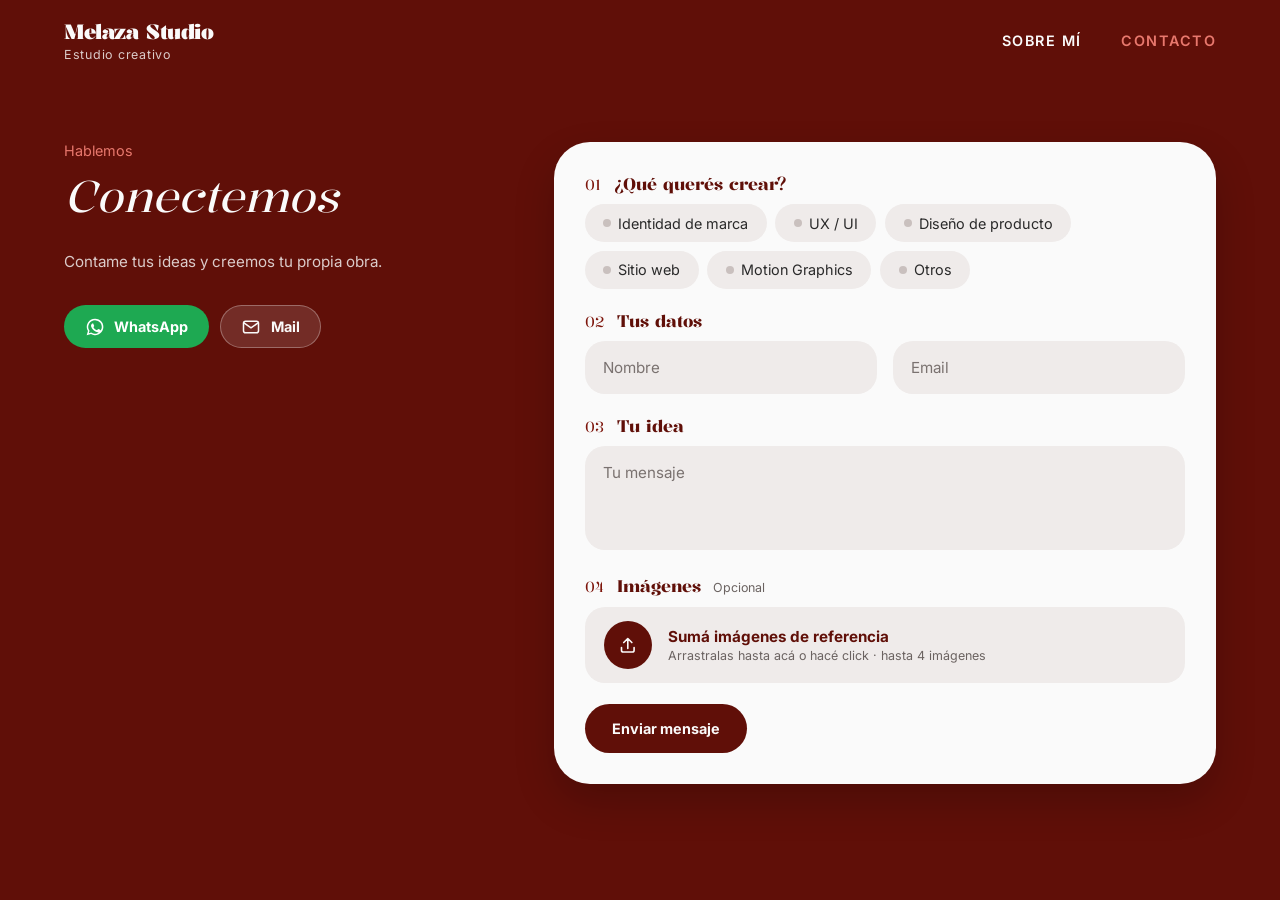
<file: contacto.html>
<!DOCTYPE html>
<html lang="es">
<head>
  <meta charset="UTF-8">
  <meta name="viewport" content="width=device-width, initial-scale=1.0">
  <title>Contacto — Melaza Studio</title>
  <link rel="icon" type="image/png" href="favicon-claro.png" media="(prefers-color-scheme: light)">
  <link rel="icon" type="image/png" href="favicon-oscuro.png" media="(prefers-color-scheme: dark)">
  <link rel="apple-touch-icon" href="apple-touch-icon.png">
  <link rel="preconnect" href="https://fonts.googleapis.com">
  <link rel="preconnect" href="https://fonts.gstatic.com" crossorigin>
  <link href="https://fonts.googleapis.com/css2?family=Inter:ital,wght@0,400;0,600;0,700;1,400;1,700&family=Kalnia:ital,wght@0,400;0,600;0,700;1,400;1,600;1,700&display=swap" rel="stylesheet">
  <link rel="stylesheet" href="tokens.css">
  <link rel="stylesheet" href="pagina.css">
  <style>
    /* ==========================================================================
       CONTACTO — formulario en tarjeta blanca sobre la banda roja
       Cuatro pasos numerados (como los títulos de sección del resto del sitio),
       campos rellenos sin bordes y zona para sumar imágenes de referencia.
       ========================================================================== */
    /* Toda la página es roja: la banda se funde con el fondo y la cabecera pasa a blanco */
    html, body { background: var(--primary); }
    .brand .logo, .brand .tagline { color: var(--paper); }
    nav a { color: var(--paper); }
    nav a[aria-current="page"] { color: var(--sel); }
    main { padding-left: 0; }
    /* Grilla de 12 columnas (ver tokens.css): el texto ocupa las columnas 1-4 y el formulario las 6-12 */
    .band { background: transparent; border-radius: 0; animation: none; display: grid; grid-template-columns: repeat(12, minmax(0, 1fr)); column-gap: var(--grid-gutter); align-items: start; width: min(var(--grid-max), 100% - 2 * var(--grid-margin)); margin-inline: auto; padding: 4vh 0 7vh; min-height: 0; }
    /* Columna de texto con ancho fijo y título proporcional: el texto nunca invade al formulario */
    .band .head { grid-column: 1 / span 4; position: sticky; top: calc(var(--header-h) + 4vh); width: auto; }
    .band .head p { max-width: none; text-wrap: balance; }
    .cp-direct { margin-top: 2rem; display: flex; flex-direction: row; flex-wrap: nowrap; align-items: center; gap: .7rem; }
    .cp-btn { display: inline-flex; align-items: center; gap: .6rem; padding: .7rem 1.3rem; border-radius: 999px; background: rgba(250,250,250,.12); color: var(--paper); font: 600 var(--fs-small) var(--font-body); text-decoration: none; box-shadow: inset 0 0 0 1px rgba(250,250,250,.3); transition: background .3s, color .3s, transform .3s cubic-bezier(.2,.8,.2,1); }
    .cp-btn svg { flex: none; }
    .cp-btn.wa { background: #1EA952; box-shadow: none; color: #fff; }
    .cp-btn.wa:hover, .cp-btn.wa:focus-visible { background: #25C560; color: #fff; }
    .cp-btn:hover, .cp-btn:focus-visible { background: var(--paper); color: var(--primary); transform: translateY(-2px); outline: none; }
    .band .head h1 { font-size: var(--fs-h2); overflow-wrap: anywhere; }
    .cp-form { grid-column: 6 / span 7; min-width: 0; position: relative; background: var(--paper); color: #1b1b1b; border-radius: var(--r-xl); padding: clamp(1.3rem, 2.4vw, 2.2rem); box-shadow: 0 18px 40px rgba(0,0,0,.2); display: flex; flex-direction: column; gap: 1.3rem; }
    .cp-sec { display: flex; align-items: baseline; gap: .8rem; margin-bottom: -.7rem; }
    .cp-n { font-family: var(--font-title); font-size: var(--fs-small); color: var(--primary-hover); }
    .cp-sec h2 { font-family: var(--font-title); font-weight: 600; font-size: var(--fs-lead); color: var(--primary); }
    .cp-sec small { font-size: var(--fs-caption); color: #6b6361; }

    /* Opciones (pastillas) */
    .cp-chips { border: 0; display: flex; flex-wrap: wrap; gap: .55rem; }
    .cp-chip { cursor: pointer; }
    .cp-chip input { position: absolute; opacity: 0; pointer-events: none; }
    .cp-chip span { display: inline-flex; align-items: center; gap: .45rem; padding: .65rem 1.15rem; border-radius: 999px; background: #EFEBEA; color: #2a2a2a; font-size: var(--fs-small); transition: background .25s, color .25s, transform .25s; }
    .cp-chip span::before { content: ""; width: .5rem; height: .5rem; border-radius: 50%; background: #C9C0BE; transition: background .25s; }
    .cp-chip:hover span { background: #E4DDDB; }
    .cp-chip input:checked + span { background: var(--primary); color: var(--paper); transform: translateY(-1px); }
    .cp-chip input:checked + span::before { background: var(--sel); }
    .cp-chip input:focus-visible + span { outline: 2px solid var(--sel); outline-offset: 2px; }

    /* Campos con etiqueta flotante */
    .cp-row { display: grid; grid-template-columns: 1fr 1fr; gap: 1rem; }
    .cp-f { position: relative; display: block; min-width: 0; }
    .cp-f input, .cp-f textarea { width: 100%; font: 400 var(--fs-body) var(--font-body); color: #1b1b1b; background: #EFEBEA; border: 0; border-radius: var(--r-md); padding: 1.5rem 1.15rem .6rem; outline: none; resize: none; transition: background .25s, box-shadow .25s; }
    .cp-f textarea { min-height: 6.5rem; }
    .cp-f > span { position: absolute; left: 1.15rem; top: 1.05rem; font-size: var(--fs-body); color: #7a7270; pointer-events: none; transition: transform .2s ease, font-size .2s ease, color .2s ease; transform-origin: left top; }
    .cp-f input:focus + span, .cp-f input:not(:placeholder-shown) + span,
    .cp-f textarea:focus + span, .cp-f textarea:not(:placeholder-shown) + span { transform: translateY(-.62rem); font-size: var(--fs-micro); color: var(--primary-hover); }
    .cp-f input:hover, .cp-f textarea:hover { background: #E8E2E0; }
    .cp-f input:focus, .cp-f textarea:focus { background: #fff; box-shadow: 0 0 0 3px rgba(96,15,8,.35); }

    /* Zona de imágenes */
    .cp-drop { display: flex; align-items: center; gap: 1rem; padding: .9rem 1.2rem; border-radius: var(--r-md); background: #EFEBEA; cursor: pointer; transition: background .25s, box-shadow .25s; }
    .cp-drop:hover, .cp-drop.over, .cp-drop:focus-within { background: #E8E2E0; }
    .cp-drop.over { box-shadow: 0 0 0 3px rgba(96,15,8,.35); }
    .cp-drop input { position: absolute; width: 1px; height: 1px; opacity: 0; }
    .cp-drop .ico { flex: none; width: 3rem; height: 3rem; border-radius: 50%; background: var(--primary); color: var(--paper); display: grid; place-items: center; }
    .cp-drop .ico svg { width: 1.35rem; height: 1.35rem; }
    .cp-drop b { display: block; font-size: var(--fs-body); color: var(--primary); }
    .cp-drop em { display: block; font-style: normal; font-size: var(--fs-caption); color: #6b6361; margin-top: .15rem; }
    .cp-thumbs { list-style: none; display: flex; flex-wrap: wrap; gap: .7rem; margin-top: -.5rem; }
    .cp-thumbs:empty { display: none; }
    .cp-thumbs li { position: relative; width: 84px; height: 84px; border-radius: var(--r-md); overflow: hidden; background: #EFEBEA; }
    .cp-thumbs img { width: 100%; height: 100%; object-fit: cover; display: block; }
    .cp-thumbs button { position: absolute; top: 5px; right: 5px; width: 24px; height: 24px; border: 0; border-radius: 50%; background: rgba(27,27,27,.78); color: #fff; font-size: var(--fs-small); line-height: var(--lh-display); cursor: pointer; display: grid; place-items: center; transition: background .2s; }
    .cp-thumbs button:hover, .cp-thumbs button:focus-visible { background: var(--primary); outline: none; }

    /* Envío */
    .cp-foot { display: flex; align-items: center; gap: 1.2rem; flex-wrap: wrap; }
    .cp-send { display: inline-flex; align-items: center; gap: .8rem; font: 600 var(--fs-small) var(--font-body); color: var(--paper); background: var(--primary); border: 0; border-radius: 999px; padding: 1rem 1.7rem; cursor: pointer; transition: background .3s, transform .3s cubic-bezier(.2,.8,.2,1); }
    .cp-send:hover, .cp-send:focus-visible { background: var(--primary-hover); transform: translateY(-2px); outline: none; }
    .cp-send:disabled { opacity: .6; cursor: progress; transform: none; }
    .cp-msg { flex: 1; min-width: 12ch; min-height: 1.2em; font-size: var(--fs-small); line-height: var(--lh-body); color: var(--primary-hover); }
    .cp-msg.ok { padding: .85rem 1.1rem; border-radius: var(--r-sm); background: #EFEBEA; box-shadow: inset 0 0 0 1.5px var(--primary); color: var(--primary); font-weight: 600; }
    .cp-msg.err { display: flex; gap: .7rem; align-items: flex-start; padding: .9rem 1.1rem; border-radius: var(--r-sm); background: #FDECEA; box-shadow: inset 0 0 0 2px #B3261E; color: #7A0F08; font-weight: 700; }
    .cp-msg.err::before { content: "!"; flex: none; width: 1.35rem; height: 1.35rem; border-radius: 50%; background: #B3261E; color: #fff; font-size: .85rem; line-height: 1.35rem; text-align: center; }
    .cp-msg:empty { display: none; }   /* sin texto no hay caja (antes quedaba un recuadro vacío tras enviar y volver a escribir) */
    .cp-msg.shake { animation: shake .45s ease; }
    @keyframes shake { 20%, 60% { transform: translateX(-6px); } 40%, 80% { transform: translateX(6px); } }
    .ct-honey { position: absolute; left: -9999px; width: 1px; height: 1px; opacity: 0; }

    /* Mensaje de gracias */
    .cp-thanks { display: none; flex-direction: column; align-items: flex-start; gap: 1rem; padding: clamp(1rem, 3vw, 2rem) 0; }
    .cp-thanks .tick { width: 3.4rem; height: 3.4rem; border-radius: 50%; background: var(--primary); color: var(--paper); display: grid; place-items: center; }
    .cp-thanks h2 { font-family: var(--font-title); font-style: italic; font-weight: 400; font-size: var(--fs-h2); color: var(--primary); line-height: var(--lh-tight); }
    .cp-thanks p { font-size: var(--fs-body); line-height: var(--lh-body); color: #2a2a2a; max-width: 38ch; }
    .cp-thanks button { font: 600 var(--fs-small) var(--font-body); color: var(--primary); background: rgba(96,15,8,.09); border: 0; border-radius: 999px; padding: .85rem 1.5rem; cursor: pointer; transition: background .3s; }
    .cp-thanks button:hover, .cp-thanks button:focus-visible { background: rgba(96,15,8,.17); outline: none; }
    .cp-form.sent > :not(.cp-thanks) { display: none; }
    .cp-form.sent .cp-thanks { display: flex; }

    @media (max-width: 900px), (max-aspect-ratio: 1/1) {
      .band { display: flex; flex-direction: column; gap: 2rem; width: calc(100% - 3rem); padding: 4vh 0 6vh; }
      .band .head { position: static; width: 100%; }
      .cp-form { width: 100%; border-radius: var(--r-lg); }
    }
    @media (max-width: 560px) { .cp-row { grid-template-columns: 1fr; } }
  </style>
</head>
<body data-grid class="narrow">
  <header>
    <a class="brand" href="index.html"><span class="logo">Melaza Studio</span><span class="tagline">Estudio creativo</span></a>
    <nav>
      <ul>
        <li><a href="sobre-mi.html">Sobre mí</a></li>
        <li><a href="contacto.html" aria-current="page">Contacto</a></li>
      </ul>
    </nav>
  </header>

  <main>
    <section class="band">
      <div class="head rise" style="--d:.35s">
        <span class="label">Hablemos</span>
        <h1>Conectemos</h1>
        <p>Contame tus ideas y creemos tu propia obra.</p>
        <!-- Canales directos (el mail sale de CONTACT_EMAIL en proyectos.js) -->
        <div class="cp-direct" role="group" aria-label="Escribime directo">
          <a class="cp-btn wa" id="cp-wa" href="#" target="_blank" rel="noopener"><svg class="wa" viewBox="0 0 24 24" width="20" height="20" fill="currentColor" aria-hidden="true"><path d="M12.04 2a9.9 9.9 0 0 0-8.5 14.93L2 22l5.2-1.5A9.9 9.9 0 1 0 12.04 2zm0 1.8a8.1 8.1 0 1 1-4.2 15.04l-.3-.18-3 .87.9-2.92-.2-.3A8.1 8.1 0 0 1 12.04 3.8zm-3.1 4.1c-.2 0-.5.07-.75.35-.25.28-.97.95-.97 2.3s1 2.7 1.13 2.88c.14.18 1.93 3.07 4.77 4.18 2.36.93 2.84.75 3.35.7.51-.05 1.65-.67 1.88-1.32.23-.65.23-1.2.16-1.32-.07-.12-.25-.18-.53-.32-.28-.14-1.65-.82-1.9-.91-.26-.09-.44-.14-.63.14-.18.28-.72.9-.88 1.09-.16.18-.32.2-.6.07-.28-.14-1.18-.44-2.25-1.4-.83-.74-1.39-1.65-1.55-1.93-.16-.28-.02-.43.12-.57.13-.12.28-.32.42-.49.14-.16.18-.28.28-.46.09-.19.05-.35-.02-.49-.07-.14-.63-1.5-.86-2.06-.22-.54-.45-.46-.63-.47h-.54z"/></svg><b>WhatsApp</b></a>
          <a class="cp-btn" id="cp-mail" href="#"><svg viewBox="0 0 24 24" width="20" height="20" fill="none" stroke="currentColor" stroke-width="1.8" stroke-linecap="round" stroke-linejoin="round" aria-hidden="true"><rect x="3" y="5" width="18" height="14" rx="2.5"/><path d="M3.5 7l8.5 6 8.5-6"/></svg><b>Mail</b></a>
        </div>
      </div>
      <form id="ct-form" class="cp-form rise" style="--d:.5s" novalidate>
        <div class="cp-sec"><span class="cp-n">01</span><h2>¿Qué querés crear?</h2></div>
        <fieldset class="cp-chips" id="cp-chips"></fieldset>

        <div class="cp-sec"><span class="cp-n">02</span><h2>Tus datos</h2></div>
        <div class="cp-row">
          <label class="cp-f"><input name="nombre" type="text" autocomplete="name" placeholder=" " required><span>Nombre</span></label>
          <label class="cp-f"><input name="email" type="email" autocomplete="email" placeholder=" " required><span>Email</span></label>
        </div>

        <div class="cp-sec"><span class="cp-n">03</span><h2>Tu idea</h2></div>
        <label class="cp-f"><textarea name="mensaje" rows="3" placeholder=" " required></textarea><span>Tu mensaje</span></label>

        <div class="cp-sec"><span class="cp-n">04</span><h2>Imágenes</h2><small>Opcional</small></div>
        <label class="cp-drop" id="cp-drop">
          <input type="file" id="cp-file" accept="image/*" multiple>
          <span class="ico" aria-hidden="true"><svg viewBox="0 0 24 24" fill="none" stroke="currentColor" stroke-width="1.8" stroke-linecap="round" stroke-linejoin="round"><path d="M12 16V5M7.5 9.5L12 5l4.5 4.5"/><path d="M5 15v3a2 2 0 002 2h10a2 2 0 002-2v-3"/></svg></span>
          <span><b>Sumá imágenes de referencia</b><em>Arrastralas hasta acá o hacé click · hasta 4 imágenes</em></span>
        </label>
        <ul class="cp-thumbs" id="cp-thumbs" aria-label="Imágenes agregadas"></ul>

        <input class="ct-honey" type="text" name="_honey" tabindex="-1" autocomplete="off" aria-hidden="true">
        <div class="cp-foot">
          <button class="cp-send" type="submit"><b>Enviar mensaje</b></button>
          <p class="cp-msg" role="status" aria-live="polite"></p>
        </div>

        <div class="cp-thanks" role="status">
          <span class="tick" aria-hidden="true"><svg width="24" height="24" viewBox="0 0 24 24" fill="none" stroke="currentColor" stroke-width="2.2" stroke-linecap="round" stroke-linejoin="round"><path d="M5 12.5l4.5 4.5L19 7.5"/></svg></span>
          <h2>¡Gracias por escribir!</h2>
          <p>Recibí tu mensaje y te respondo pronto.</p>
          <button type="button" id="cp-again">Enviar otro mensaje</button>
        </div>
      </form>
    </section>
  </main>

  <!-- CONTACT_EMAIL y el envío del formulario se definen en proyectos.js -->
  <script src="proyectos.js"></script>
  <script>
    const ctForm = document.getElementById('ct-form');
    const mailA = document.getElementById('cp-mail');
    mailA.href = 'mailto:' + CONTACT_EMAIL + '?subject=' + encodeURIComponent('Consulta desde el portfolio');
    const waA = document.getElementById('cp-wa'); waA.href = whatsappURL('Hola Melina, te escribo desde tu portfolio.'); waA.title = CONTACT_WHATSAPP_LABEL;
    ctForm.addEventListener('submit', (e) => { e.preventDefault(); enviarContacto(ctForm); });

    // Opciones: mismas que el resto del sitio
    document.getElementById('cp-chips').innerHTML = ['Identidad de marca', 'UX / UI', 'Diseño de producto', 'Sitio web', 'Motion Graphics', 'Otros']
      .map(t => `<label class="cp-chip"><input type="checkbox" name="interes" value="${t}"><span>${t}</span></label>`).join('');

    /* Imágenes opcionales: hasta 4. Las fotos pesadas se reducen (máx. 1600 px) para que el mail no supere el límite del servicio. */
    (function () {
      const MAX = 4, LIMIT = 4.5 * 1024 * 1024;
      const drop = document.getElementById('cp-drop'), input = document.getElementById('cp-file');
      const list = document.getElementById('cp-thumbs'), msg = ctForm.querySelector('.cp-msg');
      ctForm._files = [];
      const warn = (t) => { msg.textContent = t; msg.className = 'cp-msg err'; };

      async function shrink(file) {
        if (file.size < 600 * 1024 || !/^image\/(jpeg|png|webp)$/.test(file.type) || !window.createImageBitmap) return file;
        try {
          const bmp = await createImageBitmap(file), k = Math.min(1, 1600 / Math.max(bmp.width, bmp.height));
          const c = document.createElement('canvas'); c.width = Math.round(bmp.width * k); c.height = Math.round(bmp.height * k);
          c.getContext('2d').drawImage(bmp, 0, 0, c.width, c.height);
          const blob = await new Promise(ok => c.toBlob(ok, 'image/jpeg', .82));
          return blob && blob.size < file.size ? new File([blob], file.name.replace(/\.\w+$/, '') + '.jpg', { type: 'image/jpeg' }) : file;
        } catch (e) { return file; }
      }
      function draw() {
        list.innerHTML = '';
        ctForm._files.forEach((f, i) => {
          const li = document.createElement('li'), im = new Image(), b = document.createElement('button');
          im.src = URL.createObjectURL(f); im.alt = f.name; im.onload = () => URL.revokeObjectURL(im.src);
          b.type = 'button'; b.textContent = '×'; b.setAttribute('aria-label', 'Quitar ' + f.name);
          b.addEventListener('click', () => { ctForm._files.splice(i, 1); draw(); });
          li.append(im, b); list.appendChild(li);
        });
      }
      async function add(files) {
        msg.textContent = ''; msg.className = 'cp-msg';
        for (const f of files) {
          if (!f.type.startsWith('image/')) { warn('Solo se pueden agregar imágenes.'); continue; }
          if (ctForm._files.length >= MAX) { warn('Podés agregar hasta ' + MAX + ' imágenes.'); break; }
          const g = await shrink(f);
          const total = ctForm._files.reduce((n, x) => n + x.size, 0) + g.size;
          if (total > LIMIT) { warn('Las imágenes pesan demasiado: probá con menos o más livianas.'); continue; }
          ctForm._files.push(g);
        }
        draw();
      }
      input.addEventListener('change', () => { add([...input.files]); input.value = ''; });
      ['dragenter', 'dragover'].forEach(ev => drop.addEventListener(ev, e => { e.preventDefault(); drop.classList.add('over'); }));
      ['dragleave', 'drop'].forEach(ev => drop.addEventListener(ev, e => { e.preventDefault(); drop.classList.remove('over'); }));
      drop.addEventListener('drop', e => add([...e.dataTransfer.files]));
      ctForm.addEventListener('reset', () => { ctForm._files = []; draw(); });
    })();

    // Enviado: se reemplaza el formulario por el mensaje de gracias
    ctForm.addEventListener('ct:sent', () => { ctForm.classList.add('sent'); });
    document.getElementById('cp-again').addEventListener('click', () => { ctForm.classList.remove('sent'); const m = ctForm.querySelector('.cp-msg'); m.textContent = ''; m.className = 'cp-msg'; });
    window.addEventListener('pageshow', () => document.body.classList.remove('is-leaving'));
  </script>
</body>
</html>
</file>
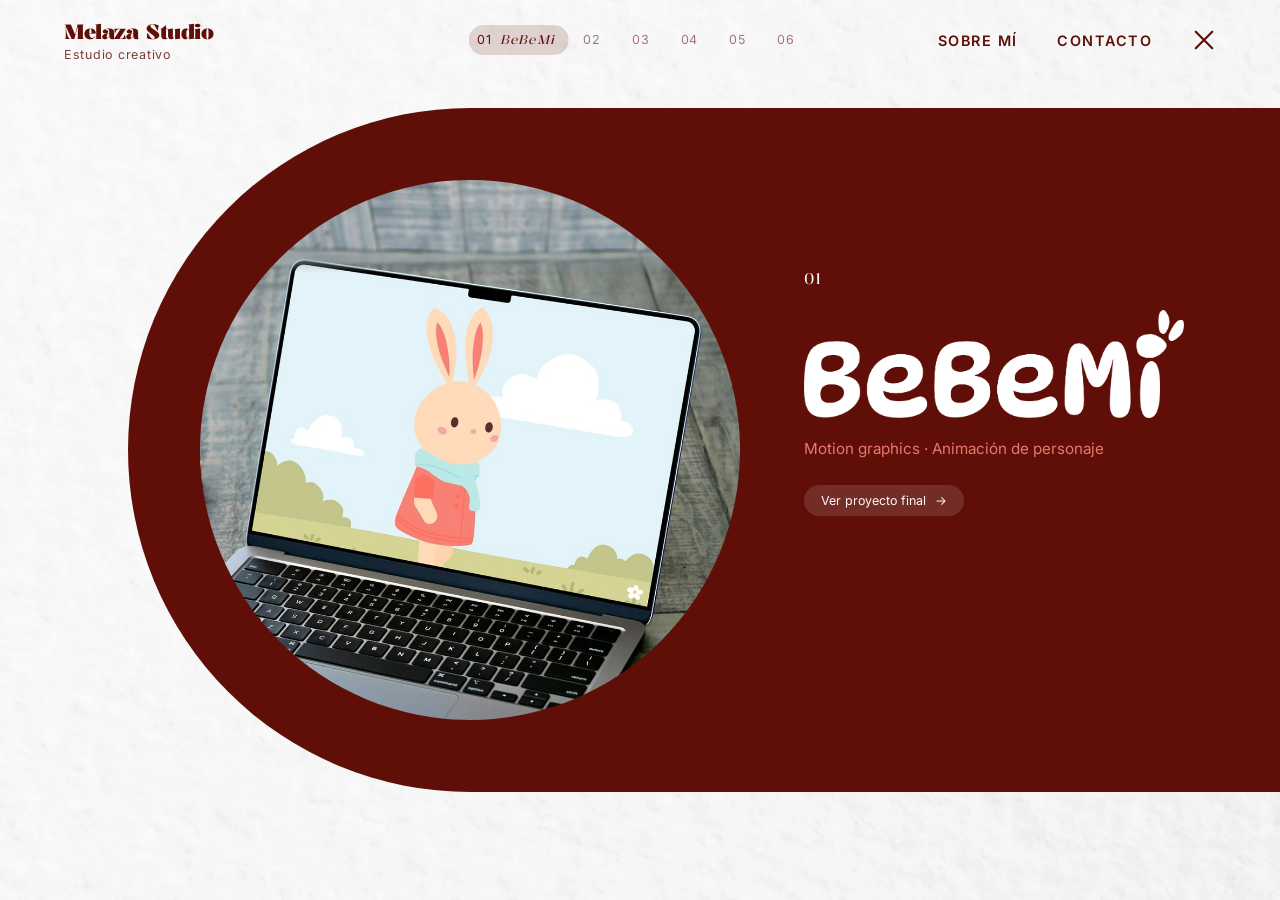
<file: proyecto.html>
<!DOCTYPE html>
<html lang="es">
<head>
  <meta charset="UTF-8">
  <meta name="viewport" content="width=device-width, initial-scale=1.0">
  <title>Melaza Studio — Proyecto</title>
  <link rel="icon" type="image/png" href="favicon-claro.png" media="(prefers-color-scheme: light)">
  <link rel="icon" type="image/png" href="favicon-oscuro.png" media="(prefers-color-scheme: dark)">
  <link rel="apple-touch-icon" href="apple-touch-icon.png">

  <!-- Tipografías oficiales -->
  <link rel="preconnect" href="https://fonts.googleapis.com">
  <link rel="preconnect" href="https://fonts.gstatic.com" crossorigin>
  <link href="https://fonts.googleapis.com/css2?family=Outfit:wght@400;500;600;700&family=Libre+Baskerville:wght@700&family=Questrial&family=Inter:ital,wght@0,400;0,600;0,700;1,400;1,700&family=Bricolage+Grotesque:wght@600;700&family=Chivo+Mono:wght@500;700&family=Kalnia:ital,wght@0,400;0,600;0,700;1,400;1,600;1,700&display=swap" rel="stylesheet">

  <!-- Matter.js: física del contenedor final (misma que la Home) -->

  <link rel="preconnect" href="https://embed.figma.com">
  <link rel="preconnect" href="https://www.instagram.com">   <!-- los prototipos de Figma y el Instagram se piden apenas se abre el proyecto (iframes sin carga diferida) -->
  <link rel="stylesheet" href="tokens.css">
  <style>
    /* ==========================================================================
       1. VARIABLES & RESET
       La página arranca en rojo (color al que llega la expansión del home) y
       enseguida se encoge hasta la forma roja sobre fondo blanco.
       ========================================================================== */
    :root {
      --primary: #600F08;           /* Rojo Melaza (bordó del PDF) */
      --primary-hover: #7D150B;
      --primary-deep: #3F0A05;      /* Bordó más oscuro (esferas) */
      --paper: #FAFAFA;             /* Papel Tinta */
      --ink: #111111;
      --sel: #E8786D;               /* Rojo clarito: trabajo seleccionado */
      --sel-hover: #F08F85;
      --ui: var(--primary);         /* color de logo, menú, cruz y barra (cambia sobre rojo) */
      --ui-inv: var(--paper);       /* color que contrasta con --ui (texto de las etiquetas del índice) */
      --font-title: 'Kalnia', Georgia, serif;
      --font-body: 'Inter', system-ui, -apple-system, sans-serif;

      --pad: 6vw;                   /* margen lateral de cada panel */
      --header-h: 80px;
      --hero-d: min(60vh, 44vw);    /* diámetro del círculo principal */
      --bw: 4px;                    /* grosor del borde rojo: igual en todos los círculos */
      --band-left: 10vw;            /* donde empieza la banda roja (lado izquierdo, parte redondeada) */
      --hr: min(38vh, 40.5vw);      /* radio de la parte redondeada de la banda */
      --gl: min(36vh, 44vw);        /* imagen grande de la galería */
      --gm: calc(var(--gl) * 0.6);  /* imagen chica de la galería */
      --gg: min(3vh, 4vw);          /* separación de la grilla */
      --ec: var(--hero-d);          /* mismo diámetro que la imagen inicial */
      --glimpse: 14vw;              /* cuánto de la galería se asoma a la izquierda del final */
      --ps: min(24vh, 20vw);        /* diámetro de las imágenes de cada etapa */
      --us: min(54vh, 70vw);        /* lado del recuadro UI Kit */
    }
    body.on-red { --ui: var(--paper); --ui-inv: var(--primary); }

    * { box-sizing: border-box; margin: 0; padding: 0; }

    html { background: var(--primary); }
    html.ready { background: var(--paper) url("assets/papel.jpg") center / cover fixed; }   /* textura de papel: solo donde el fondo es blanco */

    html, body {
      width: 100%;
      height: 100%;
      overflow: hidden;
      color: var(--paper);
      font-family: var(--font-body);
    }
    body { background: transparent; transition: opacity 0.35s ease; }
    body.is-leaving { opacity: 0; }

    /* ==========================================================================
       2. NAVEGACIÓN + CRUZ DE CIERRE (fija arriba a la derecha)
       ========================================================================== */
    header {
      position: fixed;
      top: 0;
      left: 0;
      width: 100%;
      height: var(--header-h);
      display: flex;
      justify-content: space-between;
      align-items: center;
      padding: 0 5vw;
      z-index: 30;
    }

    header .logo {
      font-family: var(--font-title);
      font-size: var(--fs-h4);
      font-weight: 700;
      letter-spacing: var(--ls-tight);
      color: var(--ui);
      text-decoration: none;
      transition: color 0.4s ease;
    }

    /* Logo + subtítulo: toman --ui, así cambian de color sobre rojo / blanco */
    header .brand { display: flex; flex-direction: column; text-decoration: none; }
    header .tagline { font-size: var(--fs-caption); letter-spacing: var(--ls-caps); color: var(--ui); opacity: 0.8; margin-top: 2px; transition: color 0.4s ease; }

    nav ul { display: flex; gap: 2.5rem; list-style: none; }
    nav a {
      font-size: var(--fs-small);
      font-weight: 600;
      text-transform: uppercase;
      letter-spacing: var(--ls-wide);
      color: var(--ui);
      text-decoration: none;
      transition: opacity 0.3s ease, color 0.4s ease;
    }
    nav a:hover { opacity: 0.6; }

    /* Índice de proyectos: centrado arriba; el proyecto actual se abre con su nombre */
    .idx {
      position: absolute;
      left: 50%;
      top: 50%;
      transform: translate(-50%, -50%);
      display: flex;
      align-items: center;
      gap: 0.35rem;
      list-style: none;
      max-width: 52vw;
    }
    .idx a {
      display: flex;
      align-items: center;
      gap: 0.5rem;
      padding: 0.4rem 0.55rem;
      border-radius: 999px;
      font-size: var(--fs-caption);
      font-weight: 400;
      letter-spacing: var(--ls-caps);
      text-transform: none;
      color: var(--ui);
      opacity: 0.55;
      white-space: nowrap;
      transition: opacity 0.3s ease, background 0.4s ease, color 0.4s ease;
    }
    .idx a { position: relative; }
    .idx a:hover { opacity: 1; }
    /* Al pasar el mouse por un número no seleccionado, el nombre del proyecto aparece abajo */
    @media (hover: hover) {
      .idx a:not(.on)::after {
        content: attr(data-name);
        position: absolute;
        top: calc(100% + 6px);
        left: 50%;
        transform: translate(-50%, -4px);
        padding: 0.3rem 0.75rem;
        border-radius: 999px;
        background: var(--ui);
        color: var(--ui-inv);
        font-family: var(--font-title);
        font-style: italic;
        font-size: var(--fs-caption);
        letter-spacing: var(--ls-soft);
        white-space: nowrap;
        opacity: 0;
        pointer-events: none;
        transition: opacity 0.25s ease, transform 0.3s cubic-bezier(0.2, 0.8, 0.2, 1), background 0.4s ease, color 0.4s ease;
      }
      .idx a:not(.on):hover::after, .idx a:not(.on):focus-visible::after { opacity: 1; transform: translate(-50%, 0); }
    }
    .idx a span {
      font-family: var(--font-title);
      font-style: italic;
      max-width: 0;
      overflow: hidden;
      transition: max-width 0.55s cubic-bezier(0.2, 0.8, 0.2, 1);
    }
    .idx a.on { opacity: 1; background: color-mix(in srgb, var(--ui) 16%, transparent); padding-right: 0.9rem; }
    .idx a.on span { max-width: 18ch; }

    /* Cruz: al final del menú, vuelve a la Home */
    nav li { display: flex; align-items: center; }
    .close {
      position: relative;
      width: 24px;
      height: 24px;
      color: var(--ui);
      display: grid;
      place-items: center;
      text-decoration: none;
      transition: color 0.4s ease;
    }
    .close::after { content: ""; position: absolute; inset: -12px; }   /* zona de toque más grande */
    /* Círculo envolvente: aparece alrededor de la cruz al pasar el mouse */
    .close::before {
      content: "";
      position: absolute;
      inset: -9px;
      border-radius: 50%;
      background: color-mix(in srgb, var(--ui) 20%, transparent);
      opacity: 0;
      transform: scale(0.6);
      transition: opacity 0.25s ease, transform 0.3s cubic-bezier(0.2, 0.8, 0.2, 1), background 0.4s ease;
    }
    .close:hover::before, .close:focus-visible::before { opacity: 1; transform: scale(1); }
    .close svg { width: 22px; height: 22px; }

    /* ==========================================================================
       3. FORMA ROJA (inspirada en la banda del PDF A4)
       Banda que nace en el borde izquierdo y termina en medio círculo a la
       derecha. Con el scroll se extiende hasta tocar los bordes y cubre todo.
       ========================================================================== */
    #red-shape {
      position: fixed;
      left: 0;
      top: 0;
      width: 100vw;
      height: 100vh;
      background: var(--primary);
      z-index: 1;
      pointer-events: none;
      contain: layout paint style;
    }
    #red-shape-b {
      position: fixed;
      left: 0;
      top: 0;
      background: var(--primary);
      z-index: 1;
      pointer-events: none;
      contain: layout paint style;
      display: none;
    }
    #red-shape.settling {
      transition: top 1.1s cubic-bezier(0.7, 0, 0.2, 1),
                  height 1.1s cubic-bezier(0.7, 0, 0.2, 1),
                  width 1.1s cubic-bezier(0.7, 0, 0.2, 1),
                  left 1.1s cubic-bezier(0.7, 0, 0.2, 1),
                  border-radius 1.1s cubic-bezier(0.7, 0, 0.2, 1);
    }

    /* ==========================================================================
       4. SCROLL HORIZONTAL
       ========================================================================== */
    #scroller {
      position: fixed;
      inset: 0;
      z-index: 2;
      overflow-x: auto;
      overflow-y: hidden;
      scrollbar-width: none;
      overscroll-behavior: contain;
      outline: none;
    }
    #scroller::-webkit-scrollbar { display: none; }

    .track {
      display: flex;
      height: 100%;
      width: max-content;
      padding-top: var(--header-h);
    }

    .panel {
      flex: none;
      height: 100%;
      display: flex;
      align-items: center;
      gap: 6vw;
      padding: 0 var(--pad) 36px;
      position: relative;
    }

    /* Barra de progreso del scroll */
    #progress {
      position: fixed;
      left: 5vw;
      right: 5vw;
      bottom: 22px;
      height: 2px;
      background: color-mix(in srgb, var(--ui) 22%, transparent);
      z-index: 20;
      opacity: 0;
      transition: background 0.4s ease, opacity 0.5s ease;
    }
    body.show-progress #progress { opacity: 1; pointer-events: auto; }
    /* Zona de clic más alta que la línea; al pasar el mouse la barra engrosa y aparece el tirador */
    #progress { cursor: pointer; pointer-events: none; touch-action: none; transition: background 0.4s ease, opacity 0.5s ease, height 0.2s ease, bottom 0.2s ease; }
    #progress::before { content: ""; position: absolute; left: 0; right: 0; top: -14px; bottom: -14px; }
    #progress::after {
      content: "";
      position: absolute;
      top: 50%;
      left: var(--pos, 0%);
      width: 12px;
      height: 12px;
      border-radius: 50%;
      background: var(--ui);
      transform: translate(-50%, -50%) scale(0);
      transition: transform 0.2s ease, background 0.4s ease;
    }
    @media (hover: hover) {
      #progress:hover, #progress.drag { height: 6px; bottom: 20px; border-radius: 3px; }
      #progress:hover::after, #progress.drag::after { transform: translate(-50%, -50%) scale(1); }
    }
    #progress i {
      display: block;
      height: 100%;
      background: var(--ui);
      transform-origin: left center;
      transform: scaleX(0);
    }

    /* Indicación de scroll */
    #scroll-hint {
      position: fixed;
      left: 50%;
      bottom: 34px;
      transform: translateX(-50%);
      z-index: 25;
      display: flex;
      align-items: center;
      gap: 0.8rem;
      font-family: var(--font-body);
      font-size: var(--fs-small);
      color: var(--ui);
      opacity: 0;
      pointer-events: none;
      transition: opacity 0.6s ease, color 0.4s ease;
    }
    html.ready #scroll-hint { opacity: 0.9; transition-delay: 1.8s, 0s; }
    #scroll-hint.gone, html.ready #scroll-hint.gone { opacity: 0; transition-delay: 0s; }
    #scroll-hint i {
      position: relative;
      width: 44px;
      height: 1.5px;
      background: currentColor;
      animation: nudge 1.6s ease-in-out infinite;
    }
    #scroll-hint i::after {
      content: "";
      position: absolute;
      right: 0;
      top: -3.5px;
      width: 8px;
      height: 8px;
      border-top: 1.5px solid currentColor;
      border-right: 1.5px solid currentColor;
      transform: rotate(45deg);
      transform-origin: center;
    }
    @keyframes nudge { 0%, 100% { transform: translateX(0); } 50% { transform: translateX(10px); } }

    /* Indicador "+" (círculo que pulsa y gira al pasar el mouse): lo llevan todos los elementos que revelan más información con el hover.
       .hp.lt es la versión clara, para fondos rojos u oscuros. El contenedor lleva la clase .hv. */
    .hp { display: inline-block; position: relative; flex: none; width: 1.25rem; height: 1.25rem; border-radius: 50%; background: var(--hp-bg, var(--primary)); animation: hpPulse 2.6s ease-in-out infinite; transition: transform .5s cubic-bezier(.2,.8,.2,1); }
    .hp::before, .hp::after { content: ""; position: absolute; left: 50%; top: 50%; width: 46%; height: 1.5px; border-radius: 1px; background: var(--hp-fg, var(--paper)); transform: translate(-50%, -50%); transition: transform .3s; }
    .hp::after { transform: translate(-50%, -50%) rotate(90deg); }
    .hp.lt { --hp-bg: rgba(250,250,250,.2); --hp-fg: var(--paper); --hp-ring: rgba(250,250,250,.25); }
    .hv:focus-visible .hp, .hv.open .hp { transform: rotate(180deg); }
    .hv:focus-visible .hp::after, .hv.open .hp::after { transform: translate(-50%, -50%) rotate(0); }
    @media (hover: hover) {
      .hv:hover .hp { transform: rotate(180deg); }
      .hv:hover .hp::after { transform: translate(-50%, -50%) rotate(0); }
    }
    @keyframes hpPulse { 0%, 100% { box-shadow: 0 0 0 0 var(--hp-ring, rgba(96,15,8,.3)); } 50% { box-shadow: 0 0 0 5px transparent; } }
    @media (prefers-reduced-motion: reduce) { .hp { animation: none; } }

    /* Aparición de contenidos al entrar en pantalla */
    .reveal {
      opacity: 0;
      transform: translateY(26px);
      transition: opacity 0.8s ease, transform 0.8s cubic-bezier(0.2, 0.8, 0.2, 1);
      transition-delay: var(--d, 0s);
    }
    .reveal.in { opacity: 1; transform: none; }

    /* ==========================================================================
       5. CÍRCULO PRINCIPAL (a la izquierda, sale con el scroll)
       ========================================================================== */
    .hero-circle {
      position: fixed;
      left: calc(var(--band-left) + var(--hr) - var(--hero-d) / 2);   /* concéntrico con la curva */
      top: 50%;
      width: var(--hero-d);
      height: var(--hero-d);
      margin-top: calc(var(--hero-d) / -2);
      z-index: 6;
      pointer-events: none;
      will-change: transform;
    }

    /* Disco blanco = lugar de la foto (vacío hasta cargar la imagen) */
    .hero-circle .disc {
      width: 100%;
      height: 100%;
      border-radius: 50%;
      background: var(--paper);
      overflow: hidden;
      animation: pop 0.95s cubic-bezier(0.2, 0.9, 0.2, 1) 0.6s both;
    }
    .hero-circle .disc img { width: 100%; height: 100%; object-fit: cover; display: block; }

    @keyframes pop  { from { transform: scale(0.2); opacity: 0; } to { transform: scale(1); opacity: 1; } }

    /* ==========================================================================
       6. PANELES
       ========================================================================== */
    .label {
      display: block;
      font-family: var(--font-body);
      font-size: var(--fs-small);
      font-weight: 400;
      letter-spacing: 0;
      color: var(--sel);
      margin-bottom: 1rem;
    }

    /* Círculo blanco vacío (placeholder de foto) */

     .disc:empty { display: flex; align-items: center; justify-content: center; }
     .disc:empty::after {
      content: attr(data-label);
      font-size: var(--fs-caption);
      font-weight: 600;
      letter-spacing: var(--ls-soft);
      color: #B5ABA9;
    }

    /* ---- Panel 1: título (dentro de la forma roja) ---- */
    .p-hero {
      --text-left: calc(var(--band-left) + var(--hr) + var(--hero-d) / 2 + 5vw);
      width: 100vw;
      padding-left: var(--text-left);
    }
    .hero-text {
      display: flex;
      flex-direction: column;
      gap: 1.3rem;
      max-width: calc(97vw - var(--text-left) - 3vw);
    }
    .hero-num {
      font-family: var(--font-title);
      font-size: var(--fs-body);
      letter-spacing: var(--ls-wide);
      opacity: 0.7;
    }
    .hero-logo { line-height: 0; }
    .hero-title.hero-bask { font-family: 'Libre Baskerville', Georgia, serif; font-style: normal; font-weight: 700; text-transform: uppercase; letter-spacing: var(--ls-caps); line-height: var(--lh-tight); font-size: var(--fs-h1); }
    .hero-logo.keep img { filter: none; }   /* logos a color (BeBeMi): no se pintan de blanco */
    .hero-logo img { filter: brightness(0) invert(1); display: block; height: clamp(64px, 12vh, 120px); width: auto; max-width: 100%; }
    .hero-title {
      font-family: var(--font-title);
      font-style: italic;
      font-weight: 400;
      font-size: var(--fs-h1);
      line-height: var(--lh-tight);
    }
    .tag {
      align-self: flex-start;
      font-family: var(--font-body);
      font-size: var(--fs-body);
      font-weight: 400;
      letter-spacing: 0;
      color: var(--sel);
    }

    /* ---- Panel 2: descripción ---- */

    /* ---- Panel 3: datos ---- */

    /* ---- Panel 4: proceso (etapa + 2 imágenes con texto) ---- */

    /* Texto ampliado: se despliega al pasar el mouse (o tocar) */

    /* ---- Panel 5: UI Kit (recuadro cuadrado) ---- */

    /* ---- Panel 6: grilla de imágenes (2 por columna, círculos) ---- */
    /* Galería asimétrica: columnas con tamaños, sangrías y alturas distintas */

    /* ---- Caso de estudio extenso (proyectos con "sections", p. ej. Mesa) ---- */
    :root { --is: min(44vh, 30vw); }
    /* Placeholder de imagen con la indicación de qué va */

    /* ======================================================================
       MESA · diseño propio del interior (todas las clases empiezan con mz-)
       Tipografías: Kalnia (títulos y textos destacados, en redonda), Inter (cuerpo)
       y Outfit (tarjetas de las user personas, igual que en Figma).
       ====================================================================== */
    .mz { --mh: calc(100vh - var(--header-h) - 56px); --fz: clamp(.56rem, 1.34vh, .76rem); gap: 4vw; padding-right: 4vw; }
    .mz .label { display: block; margin-bottom: .7rem; }

    /* Encabezado de sección: número y título con EL MISMO tamaño en todas las secciones */
    .mz-head { flex: none; }
    .mz-head .n { display: block; font-family: var(--font-title); font-style: normal; font-weight: 400; font-size: var(--fs-h2); line-height: var(--lh-display); color: rgba(250,250,250,.4); margin-bottom: .7rem; }
    .mz-head h2 { font-family: var(--font-title); font-style: normal; font-weight: 600; font-size: var(--fs-h4); line-height: var(--lh-tight); }
    .mz-head.row { display: flex; align-items: baseline; gap: 1.2rem; margin-bottom: 1rem; }
    .mz-head.row .n { margin-bottom: 0; }

    .mz-col { flex: none; width: clamp(300px, 34vw, 520px); display: flex; flex-direction: column; }
    .mz-col .mz-head, .mz-introl .mz-head { margin-bottom: 2.2rem; }
    .mz-lead { font-family: var(--font-title); font-style: normal; font-size: max(.92rem, min(var(--fs-lead), 2.4vh)); line-height: var(--lh-body); font-weight: 400; }
    .mz-lead b { font-weight: 600; }
    .mz-lead.gap { margin-top: 1.6rem; }
    .mz-body { font-size: max(.78rem, min(var(--fs-small), 1.9vh)); line-height: var(--lh-body); opacity: .88; margin-bottom: 1.4rem; }

    /* Primera sección: descripción · pantallas · ficha · programas */
    .mz-info { gap: 3vw; }
    .mz-desc { flex: none; width: clamp(260px, 27vw, 420px); }
    .mz-desc .mz-lead { font-size: max(.95rem, min(var(--fs-lead), 2.6vh)); }
    .mz-screens { flex: none; width: clamp(420px, 50vw, 820px); }
    .mz-screens img { width: 100%; height: auto; display: block; }
    .mz-ficha { flex: none; align-self: center; display: flex; flex-direction: column; gap: 2.2vh; padding: 1.2rem 0 1.2rem 2.4vw; border-left: 1px solid rgba(250,250,250,.28); min-width: clamp(150px, 14vw, 220px); }
    .mz-ficha .label { margin-bottom: .35rem; }
    .mz-ficha dd { font-family: var(--font-title); font-size: var(--fs-body); line-height: var(--lh-snug); opacity: .82; }
    /* Jerarquía de lectura: nombre del proyecto (grande) › categoría (media) › datos (chicos) */
    .mz-ficha > div:nth-child(1) dd { font-size: var(--fs-h3); line-height: var(--lh-tight); font-weight: 600; opacity: 1; }
    .mz-ficha > div:nth-child(2) dd { font-size: var(--fs-h4); opacity: .95; }
    .mz-ficha > div:nth-child(1) { padding-bottom: .9rem; border-bottom: 1px solid rgba(250,250,250,.2); }
    .mz-progs { flex: none; align-self: flex-start; margin-top: calc((var(--mh) - 100px) * .16); }
    .mz-progs-row { display: flex; gap: .9rem; }
    .mz-progs .sq { width: clamp(54px, 5.4vw, 84px); aspect-ratio: 1; border-radius: var(--r-md); background: #E4E0DF var(--img) center / 64% no-repeat; }

    /* 01 Presentación: tal cual el diseño */
    .mz-intro { gap: 4vw; }
    .mz-introl { flex: none; width: clamp(260px, 26vw, 400px); position: relative; }
    .mz-introl::after { content: ""; position: absolute; right: -2vw; top: 62%; width: 1px; height: 2.2rem; background: rgba(250,250,250,.3); }
    .mz-intror { flex: none; height: var(--mh); display: grid; grid-template-columns: clamp(250px, 24vw, 380px) clamp(300px, 33vw, 520px); grid-template-rows: auto auto; column-gap: 3.4vw; row-gap: 1.6rem; align-content: center; }
    .mz-dia { grid-column: 1; grid-row: 1; align-self: start; }
    .dia-svg { width: 100%; height: auto; display: block; overflow: visible; margin-top: 1.2rem; }
    .dia-svg text { font-family: var(--font-body); font-size: var(--fs-micro); fill: #FAFAFA; text-anchor: middle; }
    .dia-t text { font-weight: 700; }
    .dia-b text { font-size: 9.6px; }
    .mz-strat { grid-column: 2; grid-row: 1; align-self: center; background: rgba(250,250,250,.1); border-radius: var(--r-lg); padding: 1.5rem 1.8rem 1.7rem; }
    .mz-strat .mz-lead { font-size: max(.9rem, min(var(--fs-body), 2.3vh)); }
    .mz-brandcol { grid-column: 1 / 3; grid-row: 2; align-self: start; width: min(100%, 52vw); }
    .mz-brandimg { width: 100%; height: auto; display: block; border-radius: var(--r-md); box-shadow: 0 18px 40px rgba(0,0,0,.28); }

    /* Descripción del doble diamante + etapas + escenario */
    .mz-dtxt { flex: none; width: clamp(240px, 22vw, 340px); }
    .mz-prob { font-size: max(.74rem, min(var(--fs-caption), 1.7vh)); line-height: var(--lh-body); opacity: .88; }
    .mz-prob b { color: var(--sel); font-weight: 600; margin-right: .4rem; }
    .mz-stages { flex: none; width: clamp(340px, 38vw, 600px); display: grid; grid-template-columns: 1fr 1fr; gap: 1rem; }
    .mz-stage { background: rgba(250,250,250,.1); border-radius: var(--r-md); padding: 1.1rem 1.2rem 1.2rem; position: relative; }
    .mz-stage .num { position: absolute; top: .9rem; right: 1rem; width: 2rem; height: 2rem; border-radius: 50%; background: var(--sel); color: var(--primary-deep); font-weight: 700; font-size: var(--fs-small); display: grid; place-items: center; }
    .mz-stage h3 { font-family: var(--font-title); font-style: normal; font-weight: 600; font-size: var(--fs-lead); margin: 1.6rem 0 .5rem; }
    .mz-stage p { font-size: max(.7rem, min(var(--fs-caption), 1.6vh)); line-height: var(--lh-body); opacity: .88; }
    .mz-3 { flex: none; width: clamp(240px, 22vw, 340px); display: flex; flex-direction: column; gap: 1.2rem; }
    .mz-3 h4 { font-family: var(--font-title); font-style: normal; font-weight: 600; font-size: var(--fs-lead); margin-bottom: .25rem; }
    .mz-3 p { font-size: max(.72rem, min(var(--fs-caption), 1.6vh)); line-height: var(--lh-body); opacity: .85; }

    /* User personas */
    .mz-ptitle { flex: none; width: clamp(130px, 13vw, 200px); }
    .mz-ptitle h2 { font-family: var(--font-title); font-style: normal; font-weight: 600; font-size: var(--fs-h3); line-height: var(--lh-tight); }
    .mz-plist { flex: none; display: flex; flex-direction: column; gap: 2.2vh; }
    .mz-persona { --W: clamp(640px, 78vw, 1180px); --H: calc((var(--mh) - 2.2vh) / 2); position: relative; width: var(--W); height: var(--H); font-family: 'Outfit', var(--font-body); }
    .mz-persona .pl { position: absolute; left: 0; top: 0; bottom: 0; width: 38%; background: rgba(250,250,250,.1); border-radius: var(--r-md); padding: 6% 0 0 6%; }
    .mz-persona .pl h3 { font-family: 'Outfit', var(--font-body); font-weight: 700; font-size: max(1rem, min(var(--fs-h4), 3.2vh)); line-height: var(--lh-tight); }
    .mz-persona .q { font-size: max(.68rem, min(var(--fs-caption), 1.6vh)); margin-top: .5rem; max-width: 11ch; opacity: .9; }
    .mz-persona .qm { font-family: var(--font-title); font-size: max(2rem, min(var(--fs-h3), 4vh)); line-height: var(--lh-display); color: var(--sel); display: block; margin-top: .3rem; }
    .mz-persona .pl img { position: absolute; right: 2%; bottom: 0; height: 104%; width: auto; max-width: 68%; object-fit: contain; object-position: bottom right; filter: drop-shadow(0 12px 18px rgba(0,0,0,.3)); pointer-events: none; }
    .mz-persona .pc { position: absolute; top: 20%; bottom: 20%; left: 32%; width: 36%; background: var(--paper); color: #2B1411; border-radius: var(--r-md); overflow: hidden; box-shadow: 0 16px 38px rgba(0,0,0,.3); outline: none; z-index: 2; transition: width .55s cubic-bezier(.2,.8,.2,1), top .55s cubic-bezier(.2,.8,.2,1), bottom .55s cubic-bezier(.2,.8,.2,1); }
    /* el perfil completo se abre SOLO al pasar sobre el recuadro blanco */
    .mz-persona .pc:focus-visible, .mz-persona .pc.open { width: 68%; top: 0; bottom: 0; }
    .mz-persona .pc-in { position: absolute; inset: 0; width: calc(var(--W) * .68); padding: 1rem 1.3rem; display: grid; grid-template-columns: calc(var(--W) * .36 - 2.6rem) 1fr; column-gap: 1.3rem; align-content: start; font-size: var(--fz); }
    .mz-persona h4 { font-family: 'Outfit', var(--font-body); font-weight: 700; font-size: 1.05em; color: #2B1411; margin-bottom: .15rem; }
    .mz-persona .perfil { display: grid; grid-template-columns: repeat(4, 1fr); gap: .35rem; margin-top: .2rem; }
    .mz-persona .perfil div { display: flex; flex-direction: column; align-items: center; text-align: center; gap: .1rem; }
    .mz-persona .perfil i { width: 1.8em; height: 1.8em; color: var(--primary); }
    .mz-persona .perfil svg { width: 100%; height: 100%; fill: none; stroke: currentColor; stroke-width: 1.6; stroke-linecap: round; stroke-linejoin: round; }
    .mz-persona .perfil b { font-size: .9em; font-weight: 600; }
    .mz-persona .perfil span { font-size: .88em; line-height: var(--lh-snug); color: #5B4642; }
    .mz-persona .pc-main { position: relative; padding-bottom: 1.6em; }
    .mz-persona .more-hint { position: absolute; left: 0; bottom: 0; display: inline-flex; align-items: center; gap: .5rem; font-size: .86em; color: var(--primary-hover); font-weight: 600; transition: opacity .3s; }
    .mz-persona .pc:focus-visible .more-hint, .mz-persona .pc.open .more-hint { opacity: 0; }
    .mz-persona .pc-rest { opacity: 0; transform: translateY(8px); transition: opacity .35s .12s, transform .45s .12s; display: flex; flex-direction: column; gap: .55rem; }
    .mz-persona .c1 .pc-rest { margin-top: .1rem; }
    .mz-persona .pc:focus-visible .pc-rest, .mz-persona .pc.open .pc-rest { opacity: 1; transform: none; }
    .mz-persona .pc-rest p { line-height: var(--lh-body); color: #3A2A27; font-size: .94em; }
    @media (hover: hover) {
      .mz-persona .pc:hover { width: 68%; top: 0; bottom: 0; }
      .mz-persona .pc:hover .more-hint { opacity: 0; }
      .mz-persona .pc:hover .pc-rest { opacity: 1; transform: none; }
    }

    /* Benchmark */
    .mz-benchs { align-items: flex-start; gap: 2vw; padding-top: calc(var(--header-h) - 14px); }
    .mz-bench { flex: none; width: clamp(280px, 27vw, 410px); display: flex; flex-direction: column; gap: .7rem; --fz: clamp(.58rem, 1.38vh, .76rem); }
    .mz-bench .bh { background: var(--paper); color: var(--primary-deep); border-radius: 999px; padding: .55rem 1.4rem .55rem .6rem; display: flex; align-items: center; gap: 1rem; box-shadow: 0 10px 26px rgba(0,0,0,.22); }
    .mz-bench .bh .lg { flex: none; width: clamp(46px, 7.4vh, 64px); aspect-ratio: 1; border-radius: 50%; overflow: hidden; background: #fff; display: block; }
    .mz-bench .bh .lg img { width: 100%; height: 100%; object-fit: cover; display: block; }
    .mz-bench .bh h3 { font-family: var(--font-title); font-style: normal; font-weight: 600; font-size: var(--fs-h4); line-height: var(--lh-tight); }
    .mz-bench .bh .kind { font-size: var(--fs-caption); color: #C0453A; }
    .mz-bench .bc { box-sizing: border-box; display: flex; flex-direction: column; width: 100%; background: var(--paper); color: #2B1411; border-radius: var(--r-lg); padding: 1.1rem 1.3rem 1rem; font-size: var(--fz); box-shadow: 0 14px 34px rgba(0,0,0,.26); transition: transform .3s; outline: none; cursor: default; }
    .mz-bench .bc:focus-visible { outline: 2px solid var(--sel); outline-offset: 3px; }
    .mz-bench h4 { font-family: var(--font-body); font-weight: 700; font-size: .96em; color: #C0453A; margin: .7rem 0 .25rem; }
    .mz-bench h4:first-child { margin-top: 0; }
    .mz-bench p, .mz-bench li { line-height: var(--lh-body); color: #2B1411; font-size: 1em; }
    .mz-bench .steps-n { font-family: var(--font-title); font-size: max(1.7rem, min(var(--fs-h3), 3.4vh)); line-height: var(--lh-display); }
    .mz-bench .bc-more { display: grid; grid-template-rows: 0fr; transition: grid-template-rows .6s cubic-bezier(.3,.7,.2,1); }
    .mz-bench .bc-more-in { overflow: hidden; min-height: 0; opacity: 0; padding-top: .7rem; transition: opacity .3s ease; }   /* el alto máximo queda fijo: al cerrar, el contenido no salta */
    .mz-bench .bc[aria-expanded="true"] .bc-more, .mz-bench .bc:focus-visible .bc-more { grid-template-rows: 1fr; }
    .mz-bench .bc[aria-expanded="true"] .bc-more-in, .mz-bench .bc:focus-visible .bc-more-in { opacity: 1; transition-delay: .15s; }
    @media (hover: hover) {
      .mz-bench .bc:hover .bc-more { grid-template-rows: 1fr; }
      .mz-bench .bc:hover .bc-more-in { opacity: 1; transition-delay: .15s; }
      .mz-bench .bc:hover .bc-hint i::after { transform: translate(-50%, -50%) rotate(0); }
      .mz-bench .bc:hover .bc-hint { opacity: .55; }
    }
    /* Las tres cards se abren igual: hacia abajo, sin mover nada más. El bloque se ubica de modo que la card más larga abierta entre en pantalla. */
    .mz-bench .bc-more-in { font-size: calc(.92em * var(--bk, 1)); }
    .mz-bench { transition: transform .6s cubic-bezier(.3,.7,.2,1); }
    .mz-bench.lift { transform: translateY(calc(var(--lift, 0px) * -1)); position: relative; z-index: 6; }
    .mz-bench .mz-grp { margin-bottom: .35rem; }
    .mz-bench .mz-grp em { font-size: .94em; color: #5B4642; }
    .mz-bench ul { list-style: disc; padding-left: 1.1rem; margin-top: .15rem; display: flex; flex-direction: column; gap: .25rem; }
    .mz-bench .bc-hint { display: flex; align-items: center; gap: .55rem; margin-top: .8rem; color: var(--primary-hover); font-weight: 600; font-size: .94em; transition: opacity .3s; }
    .mz-bench .bc-hint i { width: 1.5em; height: 1.5em; border-radius: 50%; background: var(--primary); position: relative; flex: none; animation: mzpulse 2s ease-in-out infinite; }
    .mz-bench .bc-hint i::before, .mz-bench .bc-hint i::after { content: ""; position: absolute; left: 50%; top: 50%; background: var(--paper); width: .7em; height: 2px; transform: translate(-50%, -50%); transition: transform .3s; }
    .mz-bench .bc-hint i::after { transform: translate(-50%, -50%) rotate(90deg); }
    .mz-bench .bc[aria-expanded="true"] .bc-hint i::after { transform: translate(-50%, -50%) rotate(0); }
    @keyframes mzpulse { 0%, 100% { box-shadow: 0 0 0 0 rgba(96,15,8,.35); } 50% { box-shadow: 0 0 0 7px rgba(96,15,8,0); } }

    /* 03 Requisitos: título al inicio (abajo) y recuadros escalonados, sin encimarse */
    .mz-reqs { gap: 2vw; align-items: stretch; padding-top: calc(var(--header-h) + 3vh); padding-bottom: 7vh; }
    .mz-reqhead { flex: none; align-self: flex-end; width: clamp(170px, 14vw, 220px); }
    .mz-reqhead .hint { margin-top: 1rem; font-size: var(--fs-caption); opacity: .6; max-width: 20ch; }
    .mz-stack { flex: none; align-self: center; display: flex; flex-direction: column; gap: clamp(.7rem, 1.8vh, 1.2rem); cursor: pointer; width: clamp(420px, 56vw, 860px); }
    .mz-stack .rq { all: unset; box-sizing: border-box; display: flex; gap: .55rem; align-items: center; margin-left: calc(var(--i) * 4.2vw); width: min(34vw, 520px); min-height: clamp(58px, 9.6vh, 84px); padding: .7rem 2rem; border-radius: 999px; background: rgba(250,250,250,.12); color: var(--paper); font-family: var(--font-title); font-size: max(.8rem, min(var(--fs-small), 2vh)); line-height: var(--lh-snug); transition: transform .45s cubic-bezier(.2,.8,.2,1), background .3s, color .3s, box-shadow .3s; }
    .mz-stack .rq .rn { flex: none; }
    .mz-stack .rq.on { background: var(--paper); color: var(--primary); transform: translateX(1.6vw) scale(1.03); box-shadow: 0 16px 34px rgba(0,0,0,.35); }
    .mz-stack .rq:focus-visible { outline: 2px solid var(--sel); outline-offset: 3px; }

    /* 04 Análisis del primer prototipo */
    .mz-heur { gap: 5vw; }
    .mz-heurcol { flex: none; width: clamp(300px, 30vw, 460px); display: flex; flex-direction: column; gap: 1.1rem; }
    .mz-heurcol .hc { background: rgba(250,250,250,.1); border-radius: var(--r-md); padding: 1.1rem 1.4rem 1.2rem; }
    .mz-heurcol h3 { font-family: var(--font-title); font-style: normal; font-weight: 600; font-size: max(.95rem, min(var(--fs-lead), 2.2vh)); line-height: var(--lh-snug); }
    .mz-heurcol b { display: block; margin: .55rem 0 .35rem; font-size: var(--fs-micro); letter-spacing: var(--ls-wide); color: var(--sel); font-weight: 700; }
    .mz-heurcol p { font-size: max(.66rem, min(var(--fs-micro), 1.5vh)); line-height: var(--lh-body); opacity: .9; }

    /* Testeos: eficiencia y eficacia, con más aire entre bloques */
    .mz-tests { padding-left: 6vw; }

    /* BeBeMi · video final (16:9) y textos cortos bajo las imágenes */
    .bb-vid.frame { width: min(72vw, calc(var(--mh) * 16 / 9 * .9)); height: auto; aspect-ratio: 16 / 9; background: var(--primary-deep); }
    .p-proto video { width: 100%; height: 100%; display: block; object-fit: contain; background: var(--primary-deep); }
    /* BeBeMi · paleta en círculos de mayor a menor */
    .bb-palbox { flex: none; align-self: center; }
    .bb-dots { display: flex; flex-direction: column; align-items: flex-start; gap: .7rem; margin-top: .6rem; }
    .bb-dot { display: flex; flex-direction: row; align-items: center; gap: .9rem; }
    .bb-dot i { display: block; flex: none; width: calc(var(--k) * clamp(60px, 7.4vh, 84px)); aspect-ratio: 1; border-radius: 50%; }
    .bb-dot b { font-size: var(--fs-micro); font-weight: 600; letter-spacing: var(--ls-soft); opacity: .9; }

    /* BeBeMi · poses en círculos con organización orgánica; la descripción sale con el hover (o un toque) */
    .bb-poses { --H: calc(var(--mh) * .68); position: relative; flex: none; width: calc(var(--H) * 1.64); height: var(--H); }
    .bb-pose { position: absolute; left: calc(var(--H) * var(--x)); top: calc(var(--H) * var(--y)); width: calc(var(--H) * var(--d)); aspect-ratio: 1; border-radius: 50%; overflow: hidden; background: #fff; container-type: size; box-shadow: 0 14px 30px rgba(0,0,0,.28); outline: none; transition: transform .45s cubic-bezier(.2,.8,.2,1); }
    .bb-pose img { width: 100%; height: 100%; object-fit: cover; display: block; }
    .bb-pose.small .hp { width: 1.1rem; height: 1.1rem; }
    .bb-pose .info { position: absolute; inset: 0; display: flex; flex-direction: column; align-items: center; justify-content: center; gap: 3cqw; padding: 12%; text-align: center; color: #fff; background: rgba(63,10,5,.88); opacity: 0; transition: opacity .3s ease; pointer-events: none; }
    .bb-pose .info b { font-family: var(--font-title); font-weight: 600; font-size: var(--fs-body); line-height: var(--lh-tight); }
    .bb-pose .info span { font-size: var(--fs-caption); line-height: var(--lh-body); }
    .bb-pose.small .info { padding: 8%; gap: .1rem; } .bb-pose.small .info b { font-size: .6rem; } .bb-pose.small .info span { font-size: .48rem; line-height: var(--lh-snug); }   /* la zanahoria crece 1,5×: el texto queda del mismo tamaño que en las otras */
    .bb-pose:focus-visible, .bb-pose.open { z-index: 3; }
    .bb-pose:focus-visible .info, .bb-pose.open .info { opacity: 1; }
    .bb-pose.small.open { transform: scale(1.5); }
    @media (hover: hover) {
      .bb-pose:hover { z-index: 3; transform: scale(1.05); }
      .bb-pose.small:hover { transform: scale(1.5); }
      .bb-pose:hover .info { opacity: 1; }
    }

    /* BeBeMi y Dr. Martens · tarjetas chicas (solo el título) que se agrandan con el hover y muestran el texto */
    .af-cards.bb-cards { align-items: flex-start; min-height: clamp(300px, 52vh, 400px); }
    .af-cards.bb-cards.grid2 { display: grid; grid-template-columns: repeat(2, clamp(230px, 20vw, 300px)); gap: 1rem; align-items: start; align-content: start; min-height: clamp(330px, 56vh, 440px); }
    .af-card.bb-rv { position: relative; width: clamp(230px, 20vw, 300px); gap: 0; padding: 1.3rem 4rem 1.3rem 1.5rem; outline: none; transition: background .3s ease, padding .4s ease, box-shadow .4s ease; }
    .af-card.bb-rv .num { font-size: var(--fs-h3); margin-bottom: .3rem; }
    .af-card.bb-rv h3 { font-size: var(--fs-lead); }
    .af-card.bb-rv p { max-height: 0; opacity: 0; overflow: hidden; margin-top: 0; transform: translateY(8px); transition: max-height .55s ease, opacity .35s ease, margin-top .4s ease, transform .4s ease; }
    .af-card.bb-rv .hp { position: absolute; top: 1.2rem; right: 1.2rem; }
    .af-card.bb-rv:focus-visible, .af-card.bb-rv.open { background: rgba(250,250,250,.16); padding-bottom: 1.6rem; box-shadow: 0 16px 34px rgba(0,0,0,.28); z-index: 2; }
    .af-card.bb-rv:focus-visible p, .af-card.bb-rv.open p { max-height: 22rem; opacity: 1; margin-top: .9rem; transform: none; }
    @media (hover: hover) {
      .af-card.bb-rv:hover { background: rgba(250,250,250,.16); padding-bottom: 1.6rem; box-shadow: 0 16px 34px rgba(0,0,0,.28); z-index: 2; }
      .af-card.bb-rv:hover p { max-height: 22rem; opacity: 1; margin-top: .9rem; transform: none; }
    }
        .bb-hint { font-size: var(--fs-small); opacity: .7; margin-top: 1rem; }

    /* BeBeMi · storyboard: una imagen que cambia entre los 4 cuadros */
    .bb-sb { flex: none; width: min(56vw, 860px); display: grid; gap: 1.1rem; }
    .bb-sb2 { flex: none; width: min(62vw, 920px); display: grid; gap: 1.1rem; }
    .bb-sb2 .row { display: grid; grid-template-columns: .8fr 1.5fr; gap: 3vw; align-items: center; margin-top: .4rem; }
    .bb-sb2 .l .mz-head { margin-bottom: .9rem; } .bb-sb2 .bb-sb-txt { min-height: 6.5rem; max-width: none; }
    .bb-sb-img { position: relative; aspect-ratio: 1884 / 598; border-radius: var(--r-md); overflow: hidden; background: #fff; box-shadow: 0 18px 40px rgba(0,0,0,.28); }
    .bb-sb-img img { position: absolute; inset: 0; width: 100%; height: 100%; object-fit: cover; opacity: 0; transition: opacity .7s ease; }
    .bb-sb-img img.on { opacity: 1; }
    .bb-sb-img img:not(.on) { pointer-events: none; }   /* el clic siempre cae en el cuadro que se está viendo */
    .bb-sb-nav { display: flex; justify-content: center; gap: .5rem; }
    .bb-sb-nav button { width: 2.5rem; height: 2.5rem; border: 0; border-radius: 50%; background: rgba(250,250,250,.14); color: #fff; font: 600 var(--fs-small) var(--font-body); cursor: pointer; transition: background .25s, color .25s, transform .25s; }
    .bb-sb-nav button:hover, .bb-sb-nav button:focus-visible { background: rgba(250,250,250,.26); outline: none; }
    .bb-sb-nav button.on { background: #fff; color: var(--primary); }
    .bb-sb-txt { min-height: 8.5rem; max-width: 62ch; }
    .bb-sb-txt > div { display: none; }
    .bb-sb-txt > div.on { display: block; animation: bbIn .5s ease both; }
    .bb-sb-txt .label { margin-bottom: .5rem; }
    /* Dr. Martens · visores (cuadros fijos y planos): imagen + números al centro | capas + texto */
    .bb-sb.dm-sb { width: auto; display: grid; grid-template-columns: min(46vw, calc(var(--mh) * .8 * 16 / 9)) clamp(250px, 25vw, 360px); gap: 2.4vw; align-items: center; }
    .dm-sb .bb-sb-img { aspect-ratio: 16 / 9; background: #000; }
    .dm-sb .dm-l { display: grid; gap: 1.1rem; }
    .dm-sb .dm-r { display: grid; gap: 1.1rem; align-content: center; }
    /* Las capas se ajustan al tamaño y proporción propios de cada captura (sin contenedor fijo) */
    .dm-sb .bb-sb-lay { display: block; }
    .dm-sb .bb-sb-lay img { display: none; width: auto; height: auto; max-width: min(100%, 360px); max-height: calc(var(--mh) * .4); border-radius: var(--r-sm); box-shadow: 0 10px 24px rgba(0,0,0,.28); }
    .dm-sb .bb-sb-lay img.on { display: block; animation: bbIn .5s ease both; }
    /* Scroller entre planos: flechas + deslizador + contador (en lugar de números) */
    /* Paleta y tipografía mostradas de forma tradicional */

    .dm-sb .bb-sb-txt { min-height: 0; max-width: none; }
    .dm-sb.dm-pl .bb-sb-txt .mz-body{ font-size: max(.72rem, min(var(--fs-caption), 1.8vh)); }
    /* Centrado vertical: los paneles de los casos tenían 36px de aire solo abajo, lo que subía todo el contenido */
    .panel.mz.af-specp, .panel.mz.af-pres, .panel.mz.af-id, .panel.mz.af-mock, .panel.mz.af-case, .panel.mz.mz-info, .panel.mz.mz-protosec, .panel.mz.dm-art { padding-bottom: 0; }   /* el centrado fino lo hace centerBlocks() en el script */

    /* BeBeMi · concepto: camino de saltos (círculos sobre una línea punteada; el texto sale en un globo con el hover) */
    .bb-hop { position: relative; flex: none; width: min(62vw, 900px); height: calc(var(--mh) * .86); color: rgba(250,250,250,.4); }
    .bb-col { flex: none; display: flex; flex-direction: column; gap: 1.2rem; width: min(64vw, 920px); }
    .bb-top { display: flex; }
    .bb-how { display: flex; align-items: baseline; gap: 1.2rem; margin-top: 1rem; } .bb-how .mz-body { margin: 0; font-size: var(--fs-caption); max-width: 62ch; } .bb-how .label { margin: 0; flex: none; }
    .bb-top .mz-head { margin-bottom: 0; } .bb-top .mz-lead { max-width: 52ch; }
    .bb-hop.up { width: 100%; height: calc(var(--mh) * .56); }
    .bb-hop.up .bb-node.n1 { left: 18%; top: 82%; } .bb-hop.up .bb-node.n2 { left: 50%; top: 52%; } .bb-hop.up .bb-node.n3 { left: 82%; top: 22%; }
    .bb-hop.up .bb-node .bubble { top: auto; bottom: calc(100% + 14px); }
    .bb-hop.up .bb-node.n3 .bubble { top: calc(100% + 14px); bottom: auto; }
    .bb-hop.up .bb-node.n2 .bubble { top: calc(100% + 26px); bottom: auto; }
    .bb-hop.up .bb-node:hover .orb, .bb-hop.up .bb-node.n2:hover .orb { transform: scale(1.07); }
    .bb-hop.up .bb-node:focus-visible .orb, .bb-hop.up .bb-node.n2:focus-visible .orb, .bb-hop.up .bb-node.open .orb { transform: scale(1.07); }
    .bb-hop .path { position: absolute; inset: 0; width: 100%; height: 100%; overflow: visible; }
    .bb-hop .path path { vector-effect: non-scaling-stroke; }
    .bb-node { position: absolute; transform: translate(-50%, -50%); outline: none; z-index: 1; }
    .bb-node.n1 { left: 22%; top: 30%; --c: #ff6f61; --t: #fff; } .bb-node.n2 { left: 50%; top: 78%; --c: #bae8e5; --t: #1d4a47; } .bb-node.n3 { left: 78%; top: 30%; --c: #ffdab9; --t: #5a1d1d; }
    .bb-node .orb { display: grid; place-items: center; width: clamp(150px, 14vw, 190px); aspect-ratio: 1; padding: 1rem; border-radius: 50%; background: var(--c); color: var(--t); text-align: center; box-shadow: 0 14px 30px rgba(0,0,0,.3); transition: transform .5s cubic-bezier(.3,1.5,.5,1); }
    .bb-node .orb b { font-family: var(--font-title); font-weight: 600; font-size: var(--fs-body); line-height: var(--lh-tight); }
    .bb-node .bubble { position: absolute; left: 50%; width: clamp(220px, 21vw, 300px); padding: 1.1rem 1.3rem; border-radius: var(--r-md); background: var(--paper); color: #2a1816; font-size: var(--fs-small); line-height: var(--lh-body); box-shadow: 0 16px 34px rgba(0,0,0,.3); opacity: 0; pointer-events: none; transform: translate(-50%, 8px) scale(.94); transition: opacity .3s ease, transform .4s cubic-bezier(.3,1.4,.5,1); }
    .bb-node.n1 .bubble, .bb-node.n3 .bubble { top: calc(100% + 12px); } .bb-node.n2 .bubble { bottom: calc(100% + 26px); }
    .bb-node.n2:focus-visible .orb, .bb-node.n2.open .orb { transform: translateY(10px) scale(1.06); }   /* el del medio se hunde en vez de subir, para no chocar con su globo */
    .bb-node:focus-visible .orb, .bb-node.open .orb { transform: translateY(-14px) scale(1.06); }
    .bb-node:focus-visible .bubble, .bb-node.open .bubble { opacity: 1; transform: translate(-50%, 0) scale(1); }
    .bb-node:focus-visible, .bb-node.open { z-index: 3; }
    @media (hover: hover) { .bb-node:hover { z-index: 3; } .bb-node:hover .orb { transform: translateY(-14px) scale(1.06); } .bb-node.n2:hover .orb { transform: translateY(10px) scale(1.06); } .bb-node:hover .bubble { opacity: 1; transform: translate(-50%, 0) scale(1); } }

    /* Dr. Martens · dirección de arte en collage dinámico */
    .dm-art { align-items: flex-start; gap: clamp(1.4rem, 2.6vw, 2.6rem); }
    .dm-box { flex: none; width: clamp(220px, 21vw, 310px); display: flex; flex-direction: column; gap: 1rem; }
    .dm-stack { flex: none; width: clamp(260px, 25vw, 350px); display: flex; flex-direction: column; align-items: flex-start; text-align: left; gap: clamp(1rem, 3vh, 1.8rem); }
    .dm-stack .dm-box { width: 100%; gap: .6rem; }
    .dm-stack .mz-body, .dm-photo .mz-body, .dm-sound .mz-body { font-size: max(.68rem, min(var(--fs-caption), 1.6vh)); line-height: var(--lh-body); }
    .dm-bubbles { display: flex; align-items: center; justify-content: space-between; width: 100%; padding: 1.2rem 0 2.6rem; }
    .dm-bubbles i { --sz: calc(var(--k) * clamp(50px, 5vw, 74px)); position: relative; flex: none; width: var(--sz); aspect-ratio: 1; border-radius: 50%; background: var(--c); translate: 0 var(--dy, 0px); box-shadow: 0 0 0 2px rgba(250,250,250,.28), 0 12px 24px rgba(0,0,0,.4); display: grid; place-items: center; outline: none; transition: transform .4s cubic-bezier(.3,1.5,.5,1); }
    .dm-bubbles i b { position: absolute; top: calc(100% + .55rem); left: 50%; transform: translateX(-50%); white-space: nowrap; font-size: var(--fs-micro); font-weight: 700; color: var(--paper); letter-spacing: var(--ls-soft); opacity: 0; transition: opacity .25s; }   /* el código va debajo del círculo */
    .dm-bubbles i:focus-visible { transform: scale(1.22); z-index: 2; } .dm-bubbles i:focus-visible b { opacity: 1; }
    @media (hover: hover) { .dm-bubbles i:hover { transform: scale(1.22); z-index: 2; } .dm-bubbles i:hover b { opacity: 1; } }
    .dm-poster .sheet { position: relative; background: #000; padding: .7rem .5rem 1rem; width: 112%; margin-inline: -6%; transform: rotate(-3deg); box-shadow: 0 16px 34px rgba(0,0,0,.4); clip-path: polygon(0 3%, 4% 0, 11% 2%, 19% 0, 28% 2%, 37% 0, 47% 2%, 58% 0, 69% 2%, 80% 0, 91% 2%, 100% 0, 99% 40%, 100% 70%, 98% 100%, 88% 98%, 76% 100%, 62% 98%, 49% 100%, 36% 98%, 22% 100%, 10% 98%, 0 100%, 1% 60%); transition: transform .5s cubic-bezier(.3,1.5,.5,1); overflow: hidden; }
    .dm-poster .sheet img { width: 100%; height: auto; display: block; }
    .dm-poster .sheet em { position: absolute; right: 1rem; bottom: .4rem; font-size: var(--fs-micro); letter-spacing: var(--ls-wide); text-transform: uppercase; color: rgba(250,250,250,.55); }
    @media (hover: hover) { .dm-poster:hover .sheet { transform: rotate(0) scale(1.04); } }
    /* Tratamiento de imagen: foto pegada con cinta, sin tarjeta */
    .dm-photo { width: clamp(220px, 20vw, 290px); }
    .dm-photo .pol { position: relative; transform: rotate(2.5deg); background: #f4efe6; padding: .6rem .6rem 1.8rem; box-shadow: 0 16px 34px rgba(0,0,0,.4); transition: transform .5s cubic-bezier(.3,1.5,.5,1); }
    .dm-photo .pol img { width: 100%; height: auto; display: block; }
    .dm-photo .tape { position: absolute; left: 50%; top: -12px; width: 92px; height: 26px; transform: translateX(-50%) rotate(-4deg); background: rgba(245,213,0,.7); }
    @media (hover: hover) { .dm-photo:hover .pol { transform: rotate(0) scale(1.04); } }
    /* Vinilo: protagonista de la propuesta sonora */
    .dm-sound { width: clamp(220px, 21vw, 310px); gap: .8rem; }
    .dm-vinyl { position: relative; height: clamp(150px, 24vh, 215px); display: grid; place-items: center; }
    .dm-vinyl .disc { position: relative; height: 100%; aspect-ratio: 1; border-radius: 50%; background: repeating-radial-gradient(circle at center, #0b0b0b 0 3px, #1b1b1b 3px 5px); box-shadow: 0 14px 30px rgba(0,0,0,.45); animation: dmSpin 4s linear infinite; display: grid; place-items: center; }
    .dm-vinyl .lab { display: grid; place-content: center; width: 36%; aspect-ratio: 1; border-radius: 50%; background: #F5D500; color: #111; text-align: center; font-size: clamp(.42rem, .5vw, .55rem); line-height: var(--lh-snug); padding: 8%; overflow: hidden; box-shadow: 0 0 0 5px #0b0b0b; } .dm-vinyl .lab b { font-size: clamp(.5rem, .62vw, .68rem); }
    @keyframes dmSpin { to { transform: rotate(360deg); } }
    @media (prefers-reduced-motion: reduce) { .dm-vinyl .disc, .dm-bubbles i { animation: none; } }

    /* PetStar · UI Kit con lupa circular y pantalla completa */
    .zoomable { position: relative; display: inline-block; cursor: zoom-in; outline: none; border-radius: var(--r-md); }
    .zoomable:focus-visible { box-shadow: 0 0 0 3px var(--sel); }
    .zoomable .lens { position: absolute; width: 190px; height: 190px; border-radius: 50%; border: 3px solid var(--paper); background-color: #fff; background-repeat: no-repeat; box-shadow: 0 14px 34px rgba(0,0,0,.45); pointer-events: none; opacity: 0; transform: scale(.6); transition: opacity .2s ease, transform .25s cubic-bezier(.3,1.4,.5,1); z-index: 3; }
    .zoomable.on .lens { opacity: 1; transform: scale(1); }
    .zoom-lb { position: fixed; inset: 0; z-index: 2000; background: rgba(40,6,3,.95); display: none; overflow: auto; padding: clamp(1rem, 4vh, 2.4rem) 0; cursor: zoom-out; }
    .zoom-lb.open { display: block; animation: bbIn .3s ease both; }
    .zoom-lb img { display: block; width: min(1500px, 96vw); max-height: 92vh; object-fit: contain; height: auto; margin: 0 auto; border-radius: var(--r-sm); background: transparent; }
    .zoom-lb .x { position: fixed; top: 1.1rem; right: 1.3rem; width: 46px; height: 46px; border: 0; border-radius: 50%; background: var(--paper); color: var(--primary); display: grid; place-items: center; cursor: pointer; z-index: 2; }
    .zoom-lb .x svg { width: 20px; height: 20px; }
    .vz { cursor: zoom-in; }
    .zoom-lb.vz-lb { overflow: hidden; display: none; align-items: center; justify-content: center; padding: 0; }
    .zoom-lb.vz-lb.open { display: flex; }
    .zoom-lb.vz-lb > img { width: auto; max-width: min(1500px, 92vw); max-height: 88vh; height: auto; margin: 0; cursor: default; }
    .vz-lb .nv { position: fixed; top: 50%; transform: translateY(-50%); width: 52px; height: 52px; border: 0; border-radius: 50%; background: rgba(250,250,250,.16); color: var(--paper); display: grid; place-items: center; cursor: pointer; z-index: 2; transition: background .25s, transform .25s; }
    .vz-lb .nv:hover, .vz-lb .nv:focus-visible { background: var(--paper); color: var(--primary); outline: none; transform: translateY(-50%) scale(1.06); }
    .vz-lb .nv svg { width: 20px; height: 20px; }
    .vz-lb .nv.prev { left: clamp(.6rem, 2.4vw, 2rem); } .vz-lb .nv.next { right: clamp(.6rem, 2.4vw, 2rem); }
    .vz-lb.single .nv { display: none; }
    .vz-lb .cnt { position: fixed; bottom: 1.2rem; left: 50%; transform: translateX(-50%); font-size: var(--fs-small); letter-spacing: var(--ls-wide); color: rgba(250,250,250,.75); }

    /* Argentina Fuerte · desafíos: uno arriba del otro, el 2 más a la derecha que el 1 */
    .af-cards.stag { flex-direction: column; gap: 1.2rem; align-items: flex-start; }
    .af-cards.stag .af-card { width: clamp(300px, 30vw, 440px); }
    .af-cards.stag .af-card:nth-child(2) { margin-left: clamp(5rem, 15vw, 14rem); }
    .af-card .num { font-style: normal; }

    /* Argentina Fuerte · galería: el título queda pegado a las imágenes */
    .af-mock .mz-introl { width: auto; } .af-mock .mz-introl::after { display: none; } .af-mock { gap: 1.8vw; }
    /* PetStar · bloques de presentación en zigzag, con inclinación leve */
    .af-cards.zig { align-items: flex-start; gap: 1.6rem; }
    .af-cards.zig .af-card { width: clamp(250px, 24vw, 340px); }
    .af-cards.zig .af-card:nth-child(1) { margin-top: 0; }
    .af-cards.zig .af-card:nth-child(2) { margin-top: clamp(3rem, 9vh, 6rem); background: rgba(250,250,250,.16); }
    .af-cards.zig .af-card:nth-child(3) { margin-top: clamp(.5rem, 2vh, 1.5rem); }
    .af-cards.zig .af-card .num { font-size: var(--fs-h2); }
    /* Argentina Fuerte · galería compacta, todo en una pantalla */
    .af-gal { flex: none; display: grid; grid-template-columns: 1.1fr .9fr; grid-template-rows: 1fr 1fr; gap: .9rem; width: min(64vw, calc(var(--mh) * 1.55)); height: calc(var(--mh) * .86); }
    .af-gal img { width: 100%; height: 100%; object-fit: cover; display: block; border-radius: var(--r-md); box-shadow: 0 14px 30px rgba(0,0,0,.28); }
    .af-gal .g1 { grid-column: 1; grid-row: 1; } .af-gal .g3 { grid-column: 1; grid-row: 2; } .af-gal .g2 { grid-column: 2; grid-row: 1 / 3; }

    /* BeBeMi · foto principal chica: Bemi recortado con el nombre escrito */
    .bb-hero { flex: none; display: flex; align-items: flex-end; gap: 1.2rem; height: calc(var(--mh) * .5); }
    .bb-hero .cut { height: 100%; width: auto; display: block; filter: drop-shadow(0 14px 18px rgba(0,0,0,.28)); }
    /* DUAL */

        .du-jpg { width: clamp(150px, 15vw, 220px); height: auto; display: block; margin: 0 0 1.1rem; }
    .du-mood { flex: none; display: grid; grid-template-columns: repeat(2, clamp(80px, 7.6vw, 118px)) clamp(170px, 16vw, 250px); grid-template-rows: repeat(2, clamp(118px, 17.5vh, 176px)); gap: .7rem; }
    .du-mood img { width: 100%; height: 100%; object-fit: cover; object-position: top; border-radius: var(--r-sm); box-shadow: 0 12px 26px rgba(0,0,0,.3); display: block; }
    .du-mood img:nth-child(5) { grid-column: 3; grid-row: 1 / span 2; }   /* la última, grande */
    /* DUAL · personajes en cuadrados con el texto sobre la imagen */
    /* DUAL · rojo, blanco y negro: tríptico de paneles */
    /* DUAL · personajes: escenario vertical partido Blanc / Noir con una cortina que sigue al cursor (arranca en Noir, con un poco de Blanc, y queda donde la dejes) */
    .du-split { --x: 16%; position: relative; flex: none; height: calc(var(--mh) * .76); aspect-ratio: 4 / 5; border-radius: var(--r-xl); overflow: hidden; cursor: ew-resize; user-select: none; touch-action: pan-x; box-shadow: 0 22px 50px rgba(0,0,0,.4); }
    .du-split .ly { position: absolute; inset: 0; background: #101012; color: #fff; }
    .du-split .b { clip-path: inset(0 0 0 var(--x)); }
    .du-split .ly > img { position: absolute; inset: 0; width: 100%; height: 100%; object-fit: cover; object-position: 50% 20%; display: block; }
    .du-split .tx { position: absolute; inset: auto 0 0 0; padding: 5rem 1.4rem 1.4rem; background: linear-gradient(transparent, rgba(0,0,0,.88)); }
    .du-split .a .tx { padding-right: 38%; } .du-split .b .tx { padding-left: 34%; }
    .du-split .tx b { display: block; font-family: var(--font-title); font-size: var(--fs-h4); letter-spacing: var(--ls-caps); }
    .du-split .tx span { display: block; margin: .2rem 0 .6rem; font-size: var(--fs-caption); opacity: .7; }
    .du-split .tx p { font-size: var(--fs-caption); line-height: var(--lh-body); }
    .du-split .ln { position: absolute; top: 0; bottom: 0; left: var(--x); width: 0; pointer-events: none; }
    .du-split .ln::before { content: ""; position: absolute; top: 0; bottom: 0; left: -1.5px; width: 3px; background: var(--primary-hover); }
    .du-split .ln b { position: absolute; top: 40%; left: 0; width: 3rem; height: 3rem; margin: -1.5rem 0 0 -1.5rem; border-radius: 50%; background: var(--primary-hover); display: grid; place-items: center; color: var(--paper); font: 700 var(--fs-small) var(--font-body); letter-spacing: .2em; }
    .du-split .ln b::after { content: "‹ ›"; }
    /* DUAL · presentación: las tarjetas con hover quedan centradas y crecen desde el centro */
    .du-pres .af-cards.bb-cards.grid2 { align-items: center; align-content: center; min-height: calc(var(--mh) * .7); }
    /* DUAL · kit fotográfico: flechas a los costados del mazo */
    .dk-wrap { display: flex; align-items: center; gap: 1.5rem; }
    .dk-wrap button { flex: none; width: 3rem; height: 3rem; border-radius: 50%; border: 0; background: rgba(250,250,250,.12); color: var(--paper); font: 600 1.2rem var(--font-body); cursor: pointer; box-shadow: inset 0 0 0 1px rgba(250,250,250,.3); transition: background .3s, color .3s, transform .3s cubic-bezier(.2,.8,.2,1); }
    .dk-wrap button:hover, .dk-wrap button:focus-visible { background: var(--paper); color: var(--primary); transform: scale(1.08); outline: none; }
    .du-deck .cnt { display: block; margin-top: 1.4rem; font-size: var(--fs-small); letter-spacing: var(--ls-caps); opacity: .85; }
    /* DUAL · kit fotográfico: mazo de tarjetas */
    .du-deck { flex: none; display: flex; align-items: center; gap: clamp(2rem, 5vw, 4.5rem); outline: none; }
    .du-deck .gt { width: clamp(240px, 24vw, 340px); }
    @media (prefers-reduced-motion: reduce) { .dk-card { transition-duration: .01s; } }
    .dk-stage { position: relative; flex: none; height: calc(var(--mh) * .74); aspect-ratio: 1; margin: 0 3.5rem; }
    .dk-card { position: absolute; left: 50%; top: 50%; translate: -50% -50%; margin: 0; height: 100%; aspect-ratio: 4 / 5; border-radius: var(--r-lg); overflow: hidden; background: #1b1b1b; box-shadow: 0 18px 40px rgba(0,0,0,.45); opacity: 0; z-index: 0; pointer-events: none; transition: transform .6s cubic-bezier(.2,.8,.2,1), opacity .5s ease; will-change: transform; }
    .dk-card.land { width: 100%; height: auto; aspect-ratio: 3 / 2; }   /* las fotos horizontales conservan su formato */
    .dk-card img { width: 100%; height: 100%; object-fit: cover; display: block; }
    /* Frente: la foto activa (un clic la abre grande). A la derecha, la pila de las que siguen; a la izquierda, la de las anteriores (un clic en una pila pasa a la siguiente o a la previa). */
    .dk-card[data-d="0"] { opacity: 1; z-index: 3; pointer-events: auto; cursor: zoom-in; }
    .dk-card[data-d="1"], .dk-card[data-d="2"], .dk-card[data-d="-1"], .dk-card[data-d="-2"] { opacity: 1; pointer-events: auto; cursor: pointer; }
    .dk-card[data-d="1"], .dk-card[data-d="-1"] { z-index: 2; }
    .dk-card[data-d="1"] { transform: translate(2.4rem, -1rem) rotate(3deg) scale(.95); } .dk-card[data-d="-1"] { transform: translate(-2.4rem, -1rem) rotate(-3deg) scale(.95); }
    .dk-card[data-d="2"] { z-index: 1; transform: translate(4.8rem, -2rem) rotate(6deg) scale(.9); } .dk-card[data-d="-2"] { z-index: 1; transform: translate(-4.8rem, -2rem) rotate(-6deg) scale(.9); }
    .dk-card[data-d="3"], .dk-card[data-d="4"] { transform: translate(7rem, -3rem) rotate(8deg) scale(.85); } .dk-card[data-d="-3"], .dk-card[data-d="-4"] { transform: translate(-7rem, -3rem) rotate(-8deg) scale(.85); }
    @media (prefers-reduced-motion: reduce) { .dk-card { transition-duration: .01s; } }
    /* DUAL · afiche y galería de piezas en el espacio público */
    .du-poster-s { flex: none; width: clamp(150px, 15vw, 220px); } .du-poster-s img { width: 100%; height: auto; border-radius: var(--r-sm); box-shadow: 0 12px 26px rgba(0,0,0,.35); display: block; margin-top: .5rem; }
    .du-poster-s.big { width: auto; } .du-poster-s.big img { height: calc(var(--mh) * .84); width: auto; }
    .du-gal { flex: none; display: grid; grid-template-columns: repeat(2, clamp(260px, 25vw, 380px)); grid-template-rows: repeat(2, clamp(190px, 32vh, 290px)); gap: .8rem; }
    .du-gal .gt { display: flex; flex-direction: column; justify-content: center; padding: 0 .6rem; }
    .du-gal .gt h2 { font-family: var(--font-title); font-weight: 600; font-size: var(--fs-h2); line-height: var(--lh-tight); } .du-gal .gt .label { margin-top: .6rem; margin-bottom: 0; }
    .du-gal figure { margin: 0; overflow: hidden; border-radius: var(--r-md); box-shadow: 0 12px 26px rgba(0,0,0,.35); cursor: zoom-in; outline: none; }
    .du-gal figure img { width: 100%; height: 100%; object-fit: cover; display: block; transition: transform .6s ease; }
    .du-gal figure:focus-visible { box-shadow: 0 0 0 3px var(--sel); }
    @media (hover: hover) { .du-gal figure:hover img { transform: scale(1.05); } }
    .du-stack { flex: none; display: flex; flex-direction: column; gap: 1.6rem; width: clamp(480px, 44vw, 660px); }
    .du-stack .mz-introl { width: auto; } .du-stack .mz-introl::after { display: none; } .du-stack .mz-introl .mz-head { margin-bottom: 1.2rem; }
    .du-stack .du-trip { width: 100%; height: calc(var(--mh) * .4); }
    .du-trip { flex: none; display: grid; grid-template-columns: 1fr 1fr 1fr; width: clamp(480px, 46vw, 700px); height: calc(var(--mh) * .62); border-radius: var(--r-lg); overflow: hidden; box-shadow: 0 16px 34px rgba(0,0,0,.35); }
    .du-trip article { background: var(--cc); color: var(--cf); padding: 1.6rem 1.3rem; display: flex; flex-direction: column; justify-content: flex-end; gap: .5rem; }
    .du-trip small { font-size: var(--fs-micro); opacity: .6; letter-spacing: var(--ls-caps); } .du-trip h3 { font-family: var(--font-title); font-size: var(--fs-h4); } .du-trip p { font-size: var(--fs-micro); line-height: var(--lh-body); opacity: .9; }
    /* DUAL · texto plano (sin contenedor): título en rojo claro, texto en blanco */
    /* DUAL · campaña transmedia */
    /* Las dos siluetas rojas (k8) ocupan un cuadrado de 2×2 para que se vean enteras y centradas; k7 pasa debajo de k6 */
    /* Galería: el título funciona como un bloque más de la grilla (sin caja visible) */
    /* Libro del guión (hojas que giran en 3D) */
    .du-bk { flex: none; display: grid; gap: 1.2rem; justify-items: center; --pw: calc(var(--mh) * .68 * 1250 / 1760); }
    .bk3 { position: relative; width: calc(var(--pw) * 2); height: calc(var(--mh) * .68); perspective: 2600px; transition: transform .9s cubic-bezier(.45,.05,.25,1); transform: translateX(calc(var(--pw) * -.5)); }
    .du-bk[data-open="1"] .bk3, .du-bk[data-open="2"] .bk3 { transform: none; }
    .du-bk[data-open="3"] .bk3 { transform: translateX(calc(var(--pw) * .5)); }
    .bk3 .leaf { position: absolute; left: 50%; top: 0; width: var(--pw); height: 100%; transform-origin: left center; transform-style: preserve-3d; transition: transform 1s cubic-bezier(.45,.05,.25,1); cursor: pointer; }
    .bk3 .leaf.flipped { transform: rotateY(-180deg); }
    .bk3 .face { position: absolute; inset: 0; backface-visibility: hidden; -webkit-backface-visibility: hidden; background: #fff; overflow: hidden; }
    .bk3 .face img { width: 100%; height: 100%; object-fit: cover; display: block; }
    .bk3 .front { border-radius: 0 8px 8px 0; box-shadow: 0 18px 40px rgba(0,0,0,.45), inset 14px 0 18px -14px rgba(0,0,0,.4); }
    .bk3 .back { transform: rotateY(180deg); border-radius: 8px 0 0 8px; box-shadow: inset -14px 0 18px -14px rgba(0,0,0,.4); }
    .du-bk { position: relative; }
    .du-bk .pv-chip { position: absolute; left: 50%; top: 42%; transform: translate(-50%, 6px); padding: .6rem 1.2rem; border-radius: 999px; background: var(--paper); color: var(--primary); font: 600 var(--fs-small) var(--font-body); opacity: 0; pointer-events: none; transition: opacity .3s ease, transform .3s ease; z-index: 20; white-space: nowrap; }
    @media (hover: none) { .du-bk .pv-chip { opacity: 1; } }
    .du-cover { flex: none; position: relative; border: 0; background: none; padding: 0; cursor: zoom-in; outline: none; }
    .du-cover img { display: block; height: calc(var(--mh) * .7); width: auto; border-radius: 4px 10px 10px 4px; box-shadow: -8px 0 0 -2px #111, 0 24px 44px rgba(0,0,0,.45); transition: transform .5s cubic-bezier(.2,.8,.2,1); }
    .du-cover .pv-chip { opacity: 0; transform: translate(-50%, 6px); }
    .du-cover:hover .pv-chip, .du-cover:focus-visible .pv-chip { opacity: 1; transform: translate(-50%, 0); }
    .du-cover:hover img, .du-cover:focus-visible img { transform: scale(1.03); }
    .bk-lb { position: fixed; inset: 0; z-index: 2000; background: rgba(30,4,2,.96); display: none; flex-direction: column; align-items: center; justify-content: center; gap: 1rem; padding: 3.2rem 1rem 1rem; }
    .bk-lb.open { display: flex; animation: bbIn .3s ease both; }
    .bk-lb .du-bk { --h: min(78vh, 880px); --pw: calc(var(--h) * 1250 / 1760); }
    .bk-lb .bk3 { height: var(--h); }
    .bk-x { position: fixed; top: 1rem; right: 1.2rem; z-index: 2; width: 44px; height: 44px; border: 0; border-radius: 50%; background: var(--paper); color: var(--primary); display: grid; place-items: center; cursor: pointer; } .bk-x svg { width: 18px; height: 18px; }
    .bk-ctrl { display: flex; align-items: center; gap: 1rem; color: #fff; font-size: var(--fs-small); }
    .bk-ctrl button { width: 42px; height: 42px; border: 0; border-radius: 50%; background: var(--paper); color: var(--primary); cursor: pointer; font-size: var(--fs-body); transition: background .25s, opacity .25s; } .bk-ctrl button:hover { background: var(--sel); } .bk-ctrl button:disabled { opacity: .3; cursor: default; }
    @media (prefers-reduced-motion: reduce) { .bk3, .bk3 .leaf { transition-duration: .01s; } }
     .bk-x { border: 0; border-radius: 50%; background: var(--paper); color: var(--primary); width: 44px; height: 44px; cursor: pointer; display: grid; place-items: center; font-size: var(--fs-lead); transition: background .25s, opacity .25s; }
     .bk-x:hover { background: var(--sel); }
    .bk-x { position: fixed; top: 1rem; right: 1.2rem; z-index: 2; } .bk-x svg { width: 18px; height: 18px; }
        /* Nombre del plano al pasar el mouse por su número */
    .dm-nav { position: relative; }
    .dm-nav button { position: relative; }
    /* Las marcas: Dr. Martens más arriba, The Great Frog más abajo (desfase leve pero notorio) */
    .dm-row > .dm-tile:nth-child(1) { translate: 0 -4.5vh; } .dm-row > .dm-tile:nth-child(2) { translate: 0 4.5vh; }
    /* Logos en las tarjetas de las marcas */
    .dm-tile .ttl { display: grid; place-items: center; padding: 4rem 1.2rem 1rem; background: linear-gradient(transparent, rgba(0,0,0,.94) 55%); }
    .dm-tile .ttl .lg { display: block; width: auto; max-width: 78%; max-height: 3.6rem; height: auto; }
    .dm-tile .txt .lg { width: auto; max-width: 70%; max-height: 3rem; height: auto; margin-bottom: .9rem; align-self: flex-start; }
    /* Mini reproductor de Spotify */
    .dm-sound { flex: none; width: clamp(280px, 27vw, 400px); display: flex; flex-direction: column; gap: 1rem; }
    .dm-spot { display: block; width: 100%; height: 80px; border: 0; border-radius: var(--r-sm); background: #121212; }
    .dm-spot.mini { display: grid; grid-template-columns: auto 1fr; grid-template-rows: auto auto; align-items: center; gap: .15rem .9rem; padding: .8rem 1rem; color: #fff; text-decoration: none; }
    .dm-spot.mini .pl { grid-row: 1 / 3; width: 2.8rem; height: 2.8rem; border-radius: 50%; background: #1ed760; position: relative; }
    .dm-spot.mini .pl::after { content: ""; position: absolute; left: 54%; top: 50%; transform: translate(-50%, -50%); border-left: .8rem solid #000; border-top: .5rem solid transparent; border-bottom: .5rem solid transparent; }
    .dm-spot.mini .tt { font-size: var(--fs-caption); opacity: .85; line-height: var(--lh-snug); } .dm-spot.mini .tt b { display: block; font-size: var(--fs-small); }
    .dm-spot.mini .bar { height: 3px; border-radius: 2px; background: rgba(255,255,255,.25); } .dm-spot.mini .bar i { display: block; width: 0; height: 100%; background: #fff; transition: width .6s; }
    .dm-spot.mini:hover .bar i, .dm-spot.mini:focus-visible .bar i { width: 35%; } .dm-spot.mini:focus-visible { outline: 2px solid var(--sel); }
    /* Dr. Martens · tarjetas con imagen: el texto sale con el hover */
    .dm-row { flex: none; display: flex; gap: 1.3rem; align-items: center; }
    .dm-tile { position: relative; flex: none; width: var(--w); height: calc(var(--mh) * .7); border-radius: var(--r-md); overflow: hidden; background: #000; box-shadow: 0 18px 40px rgba(0,0,0,.3); outline: none; }
    .dm-tile > img { width: 100%; height: 100%; object-fit: cover; display: block; }
    .dm-tile .ttl { position: absolute; left: 0; right: 0; bottom: 0; padding: 3rem 1.2rem 1.1rem; background: linear-gradient(transparent, rgba(0,0,0,.88)); font-family: var(--font-title); font-weight: 600; font-size: var(--fs-lead); transition: opacity .3s; }
    .dm-tile .txt { position: absolute; inset: 0; display: flex; flex-direction: column; justify-content: center; padding: 1.3rem 1.3rem 1.6rem; background: rgba(40,6,3,.95); font-size: max(.68rem, min(var(--fs-caption), 1.7vh)); line-height: var(--lh-body); opacity: 0; transition: opacity .35s ease; overflow: auto; }
    .dm-tile .txt b { font-family: var(--font-title); font-size: var(--fs-lead); font-weight: 600; margin-bottom: .6rem; }
    .dm-tile .hp { position: absolute; top: 1rem; right: 1rem; z-index: 2; }
    .dm-tile:focus-visible .txt, .dm-tile.open .txt { opacity: 1; }
    .dm-tile:focus-visible .ttl, .dm-tile.open .ttl { opacity: 0; }
    @media (hover: hover) { .dm-tile:hover .txt { opacity: 1; } .dm-tile:hover .ttl { opacity: 0; } }
    /* Dr. Martens · video final pendiente */
    /* Reproductor de YouTube simple: imagen + play; el reproductor se carga al tocar */
    .yt { position: absolute; inset: 0; background: #000; cursor: pointer; }
    .yt:hover .yt-play { transform: translate(-50%, -50%) scale(1.08); background: var(--sel); }
    .yt img { width: 100%; height: 100%; object-fit: cover; display: block; }
    .yt iframe { width: 100%; height: 100%; border: 0; display: block; cursor: auto; }
    .yt-play { position: absolute; left: 50%; top: 50%; width: 76px; height: 76px; transform: translate(-50%, -50%); border: 0; border-radius: 50%; background: var(--paper); cursor: pointer; transition: transform .3s cubic-bezier(.2,.8,.2,1), background .3s; }
    .yt-play::after { content: ""; position: absolute; left: 54%; top: 50%; transform: translate(-50%, -50%); border-left: 22px solid var(--primary); border-top: 14px solid transparent; border-bottom: 14px solid transparent; }
    .yt-play:hover, .yt-play:focus-visible { transform: translate(-50%, -50%) scale(1.08); background: var(--sel); outline: none; }
    /* PetStar · UI Kit */

    .dm-soon { width: 100%; height: 100%; object-fit: cover; display: block; filter: brightness(.55); }
    .dm-soon-chip { position: absolute; left: 50%; top: 50%; transform: translate(-50%, -50%); padding: .7rem 1.4rem; border-radius: 999px; background: rgba(250,250,250,.92); color: var(--primary); font-weight: 600; font-size: var(--fs-small); }
    @keyframes bbIn { from { opacity: 0; transform: translateY(8px); } to { opacity: 1; transform: none; } }

    /* Argentina Fuerte · caso aplicado: texto + vista previa del Instagram (marco con "clic para interactuar", como el prototipo) */
    .af-case .af-case-txt { flex: none; width: clamp(300px, 34vw, 520px); }
    .af-case .frame.af-ig { width: min(420px, 80vw); height: min(var(--mh), 700px); border-radius: var(--r-lg); background: #fff; box-shadow: 0 18px 40px rgba(0,0,0,.28); flex: none; }
    .af-ig-link { display: inline-flex; align-items: center; gap: .6rem; margin-top: 1.6rem; padding: .7rem 1.3rem; border-radius: 999px; background: rgba(250,250,250,.12); color: var(--paper); font-size: var(--fs-small); text-decoration: none; transition: background .3s, transform .3s; }
    .af-ig-link:hover, .af-ig-link:focus-visible { background: rgba(250,250,250,.24); transform: translateX(3px); outline: none; }
    .af-ig-link i { font-style: normal; }

    /* Argentina Fuerte (mismo formato que Mesa) */
    .af-img { flex: none; display: block; height: var(--h, calc(var(--mh) * .62)); width: auto; max-width: none; border-radius: var(--r-md); box-shadow: 0 18px 40px rgba(0,0,0,.28); }
    .af-main { width: 100%; height: auto; aspect-ratio: 1388 / 731; object-fit: cover; box-shadow: none; }
    .af-cards { flex: none; display: flex; gap: 1.4rem; align-items: stretch; }
    .af-card { width: clamp(260px, 26vw, 400px); background: rgba(250,250,250,.1); border-radius: var(--r-lg); padding: 1.8rem 2rem 2.1rem; display: flex; flex-direction: column; gap: .9rem; }
    .af-card .num { font-family: var(--font-title); font-size: var(--fs-h2); line-height: var(--lh-display); color: rgba(250,250,250,.4); }
    .af-card h3 { font-family: var(--font-title); font-weight: 600; font-size: var(--fs-h4); line-height: var(--lh-snug); }

    .af-card p { font-size: var(--fs-small); line-height: var(--lh-body); opacity: .88; }
    .af-grp { flex: none; display: flex; flex-direction: column; gap: 1rem; }
    .af-t { font-family: var(--font-title); font-weight: 600; font-size: var(--fs-h4); color: var(--sel); }
    .af-stack { flex: none; display: flex; flex-direction: column; gap: clamp(1rem, 3vh, 1.8rem); }
    .af-chal { flex: none; display: flex; flex-direction: column; gap: 1rem; }
    .mz-ficha .mz-progs { margin-top: 0; align-self: auto; }
    /* Tipografías y paleta */
    .af-spec { flex: none; display: grid; grid-template-columns: auto auto; gap: clamp(2rem, 4vw, 4rem); align-items: start; align-content: center; height: var(--mh); }
    .af-box { background: rgba(250,250,250,.09); border-radius: var(--r-lg); padding: 1.8rem 2.2rem 2.2rem; }
    .af-box > .label { margin-bottom: 1.2rem; }
    .af-ty { display: flex; flex-direction: column; gap: 1.6rem; min-width: clamp(300px, 30vw, 440px); }
    .af-ty b { display: block; font-size: var(--fs-h4); margin-bottom: .45rem; font-weight: 700; }
    .af-ty .b { font-family: 'Libre Baskerville', Georgia, serif; }
    .af-ty .g { font-family: 'Questrial', 'Century Gothic', 'URW Gothic', sans-serif; font-weight: 400; }
    .af-ty .g.bold b { font-weight: 700; }
    .af-ty span { display: block; font-size: var(--fs-caption); line-height: var(--lh-body); letter-spacing: var(--ls-wide); opacity: .85; word-break: break-all; }
    .af-pal { display: flex; flex-direction: column; gap: 1.5rem; }
    .af-pal h5 { font-size: var(--fs-caption); font-weight: 600; color: var(--sel); margin-bottom: .7rem; }
    .af-sw { display: flex; gap: .8rem; flex-wrap: wrap; align-items: flex-end; }
    .af-sw i { font-style: normal; display: grid; place-items: center; width: var(--sz); aspect-ratio: 1; border-radius: var(--r-md); font-size: var(--fs-caption); font-weight: 600; letter-spacing: var(--ls-soft); }
    .af-sw.lg { --sz: clamp(84px, 7.6vw, 112px); }
    .af-sw.md { --sz: clamp(64px, 5.8vw, 86px); }
    .af-sw.md i { border-radius: var(--r-md); font-size: var(--fs-micro); }
    .af-sw.sm { --sz: clamp(48px, 4.4vw, 64px); }
    .af-sw.sm i { border-radius: var(--r-sm); font-size: .56rem; }
    @media (max-width: 900px), (max-aspect-ratio: 1/1) {
      .af-img { --h: 46vh; }
      .af-main { height: auto; }
      .af-card { width: 76vw; }
      .af-spec { grid-template-columns: 1fr; width: 84vw; height: auto; padding-top: calc(var(--header-h) + 1rem); }
    }
    .mz-testcol { flex: none; width: clamp(560px, 62vw, 940px); }
    .mz-tabs { display: grid; grid-template-columns: 1fr 1fr; gap: clamp(1.4rem, 3.6vh, 2.4rem) clamp(1.6rem, 3vw, 2.8rem); align-items: start; }
    .mz-box { background: var(--paper); color: #2B1411; border-radius: var(--r-lg); padding: clamp(1rem, 2.2vh, 1.5rem) clamp(1.1rem, 1.8vw, 1.6rem); box-shadow: 0 14px 32px rgba(0,0,0,.25); }
    .mz-eff { grid-column: 1 / -1; }
    .mz-tab-bar { background: var(--primary); color: var(--paper); border-radius: 999px; padding: .32rem 1rem; font-weight: 700; font-size: var(--fs-micro); margin-bottom: clamp(.7rem, 1.8vh, 1.1rem); }
    .mz-eff-in { display: grid; grid-template-columns: 1fr 1fr; gap: clamp(1.2rem, 2.4vw, 2.4rem); }
    .mz-box .sub { display: block; font-size: var(--fs-micro); color: #C0453A; font-weight: 600; margin-bottom: .3rem; }
    .mz-tab table { width: 100%; border-collapse: collapse; font-size: max(.55rem, min(var(--fs-micro), 1.3vh)); text-align: center; }
    .mz-tab thead th { color: #C0453A; font-weight: 600; padding: .3rem 0; }
    .mz-tab tbody th { text-align: left; font-weight: 400; padding: .2rem 0; }
    .mz-tab tbody th span { display: inline-block; background: var(--primary); color: var(--paper); border-radius: 999px; padding: .14rem .65rem; font-size: .92em; }
    .mz-tab td { padding: .3rem 0; color: #3A2A27; }
    .mz-tab td.avg { font-weight: 700; color: #000; }
    .mz-analisis { padding: .2rem .4rem 0 .6rem; align-self: center; }
    .mz-analisis .mz-lead { font-size: max(.85rem, min(var(--fs-lead), 2.2vh)); line-height: var(--lh-body); }

    /* 05 Prototipo final */
    .mz-protosec { gap: 0; }
    /* PetStar · propuesta final: la página entera dentro de un marco 16:9 de computadora; se desplaza por adentro */
    .ps-prop { position: relative; width: min(72vw, calc(var(--mh) * 16 / 9 * .9)); aspect-ratio: 16 / 9; border-radius: var(--r-sm); overflow: hidden; background: #F8E9D2; box-shadow: 0 18px 40px rgba(0,0,0,.3); }
    .ps-prop .mz-scroll { position: absolute; inset: 0; overflow-y: auto; overscroll-behavior: contain; scrollbar-width: thin; scrollbar-color: rgba(8,17,34,.45) transparent; }
    .ps-prop img { display: block; width: 100%; height: auto; cursor: zoom-in; }
    .mz-protosec .frame { width: min(72vw, 1180px); height: min(60vh, 620px); }

    /* Botón sutil "Ver proyecto" en la portada de Mesa */
    .ver-proy { align-self: flex-start; display: inline-flex; align-items: center; gap: .6rem; margin-top: .4rem; padding: .5rem 1.05rem; border-radius: 999px; background: rgba(250,250,250,.12); color: var(--paper); font-size: var(--fs-caption); text-decoration: none; transition: background .3s, transform .3s; }
    .ver-proy:hover, .ver-proy:focus-visible { background: rgba(250,250,250,.24); transform: translateX(3px); }
    .ver-proy i { font-style: normal; transition: transform .3s; }
    .ver-proy:hover i { transform: translateX(4px); }

    /* Mesa en pantallas angostas */
    @media (max-width: 768px), (max-aspect-ratio: 1/1) {
      .mz { padding-right: 6vw; gap: 8vw; }
      .mz-desc { width: 78vw; }
      .mz-screens { width: 120vw; }
      .mz-ficha { padding-left: 6vw; }
      .mz-introl { width: 78vw; }
      .mz-intror { grid-template-columns: 74vw 80vw; }
      .mz-brandcol { width: 120vw; }
      .mz-dtxt, .mz-3 { width: 78vw; }
      .mz-stages { width: 120vw; }
      .mz-col { width: 80vw; }
      .mz-persona { --W: 88vw; }
      .mz-persona .pl { width: 100%; }
      .mz-persona .pl img { max-width: 52%; }
      .mz-persona .pc { left: 0; right: 0; top: auto !important; bottom: 0 !important; height: 62%; width: 100% !important; transition: height .5s cubic-bezier(.2,.8,.2,1); overflow-y: auto; }
      .mz-persona .pc.open, .mz-persona .pc:focus-visible { height: 100%; }
      .mz-persona .pc-in { width: 100%; position: relative; inset: auto; grid-template-columns: 1fr; padding: .9rem 1.1rem 1.2rem; }
      .mz-persona .pc-main { padding-bottom: 1.8em; }
      @media (hover: hover) { .mz-persona .pc:hover { height: 100%; } }
      .mz-reqs { flex-direction: column; align-items: flex-start; justify-content: center; gap: 1.2rem; padding-top: calc(var(--header-h) + 1vh); }
      .mz-reqhead { align-self: flex-start; width: 80vw; }
      .mz-reqhead .mz-head { display: flex; align-items: baseline; gap: .9rem; }
      .mz-reqhead .mz-head .n { margin-bottom: 0; font-size: var(--fs-h2); }
      .mz-stack { width: 86vw; align-self: flex-start; }
      .mz-stack .rq { width: 74vw; margin-left: calc(var(--i) * 2.4vw); font-size: var(--fs-caption); }
      .mz-testcol { width: 92vw; }
      .mz-tests { padding-top: calc(var(--header-h) + 1.2rem); padding-bottom: 3.5rem; max-height: 100vh; overflow-y: auto; align-self: flex-start; }
      .mz-tabs { grid-template-columns: 1fr; }
      .mz-eff-in { grid-template-columns: 1fr; }
      .mz-protosec .frame { width: 86vw; height: 58vh; } .ps-prop { width: 86vw; }
      .mz-protosec .frame.bb-vid { height: auto; }
      .bb-sb.dm-sb { grid-template-columns: 78vw; gap: 1.4rem; }
      .dm-tile { --w: 70vw !important; height: 58vh; }
    }

    /* ---- Prototipo de Figma (solo Proyecto 1) ---- */
    .p-proto .frame {
      position: relative;
      width: min(68vw, 1100px);
      height: min(70vh, 660px);
      border-radius: var(--r-sm);
      overflow: hidden;
      background: var(--primary-deep);
    }
    .p-proto iframe { width: 100%; height: 100%; border: 0; display: block; }
    .p-proto .shield {
      position: absolute; inset: 0; z-index: 2; cursor: pointer;
      display: flex; align-items: flex-end; justify-content: center; padding-bottom: 1.2rem;
      background: transparent; border: 0; color: #fff;
      font: 400 var(--fs-small) var(--font-body);
    }
    .p-proto .shield span { background: rgba(63,10,5,.82); padding: .5rem 1rem; border-radius: 999px; }
    .p-proto .frame.active .shield { display: none; }

    /* Tramo vacío entre proyectos: ahí se ven las dos formas rojas enfrentadas */
    .p-bridge { width: 17vw; padding: 0; }   /* largo suficiente para que la forma roja de un proyecto se retire entera antes de que entre la del siguiente */

    /* ---- Panel final: contacto ---- */
    .p-contact { width: 100vw; justify-content: center; gap: 11vw; padding: 0 var(--pad) 36px; }
    .ct-head { flex: none; max-width: 30vw; }
    .ct-head h2 {
      font-family: var(--font-title);
      font-style: italic;
      font-weight: 400;
      font-size: var(--fs-h1);
      line-height: var(--lh-display);
      margin-bottom: 2.2rem;
    }
    .ct-head p { font-size: var(--fs-body); line-height: var(--lh-body); opacity: 0.8; max-width: 30ch; }

/* ---- Formulario de contacto (compartido) ---- */
.ct-form { flex: none; width: min(560px, 88vw); display: flex; flex-direction: column; gap: 1.5rem; background: rgba(250,250,250,.07); border-radius: var(--r-lg); padding: clamp(1.5rem, 2.6vw, 2.4rem); }
.ct-form .ct-chips { border: 0; display: flex; flex-wrap: wrap; gap: .55rem; }
.ct-form .ct-chips legend { font-size: var(--fs-caption); color: var(--sel); margin-bottom: .8rem; padding: 0; }
.ct-chip { cursor: pointer; }
.ct-chip input { position: absolute; opacity: 0; pointer-events: none; }
.ct-chip span { display: inline-block; padding: .5rem 1rem; border-radius: 999px; background: rgba(250,250,250,.12); color: var(--paper); font-size: var(--fs-small); transition: background .25s, color .25s, transform .25s; }
.ct-chip:hover span { background: rgba(250,250,250,.22); }
.ct-chip input:checked + span { background: var(--paper); color: var(--primary); font-weight: 600; transform: translateY(-1px); }
.ct-chip input:focus-visible + span { outline: 2px solid var(--sel); outline-offset: 2px; }
.ct-row { display: grid; grid-template-columns: 1fr 1fr; gap: 1rem; }
.ct-f { display: flex; flex-direction: column; gap: .5rem; min-width: 0; }
.ct-f > span { font-size: var(--fs-caption); color: var(--sel); }
.ct-f input, .ct-f textarea { width: 100%; font: 400 var(--fs-body) var(--font-body); color: var(--paper); background: rgba(250,250,250,.12); border: 0; border-radius: var(--r-sm); padding: 1rem 1.15rem; outline: none; resize: none; transition: background .3s; }
.ct-f textarea { min-height: 8.5rem; }
.ct-f input::placeholder, .ct-f textarea::placeholder { color: rgba(250,250,250,.45); }
.ct-f input:hover, .ct-f textarea:hover { background: rgba(250,250,250,.16); }
.ct-f input:focus, .ct-f textarea:focus { background: rgba(250,250,250,.24); }
.ct-honey { position: absolute; left: -9999px; width: 1px; height: 1px; opacity: 0; }
.ct-foot { display: flex; align-items: center; gap: 1.2rem; flex-wrap: wrap; }
.ct-send { display: inline-flex; align-items: center; gap: .8rem; font: 600 var(--fs-small) var(--font-body); color: var(--primary); background: var(--paper); border: 0; border-radius: 999px; padding: 1rem 1.7rem; cursor: pointer; transition: background .3s, color .3s, transform .3s cubic-bezier(.2,.8,.2,1); }
.ct-send i { font-style: normal; transition: transform .3s; }
.ct-send:hover, .ct-send:focus-visible { background: var(--sel); color: var(--primary-deep); transform: translateY(-2px); outline: none; }
.ct-send:hover i { transform: translateX(4px); }
.ct-send:disabled { opacity: .6; cursor: progress; transform: none; }
.ct-msg { flex: 1; min-width: 12ch; min-height: 1.2em; font-size: var(--fs-small); line-height: var(--lh-body); color: var(--sel); }
.ct-msg.ok { padding: .85rem 1.1rem; border-radius: var(--r-sm); background: rgba(250,250,250,.14); box-shadow: inset 0 0 0 1.5px rgba(250,250,250,.6); color: #fff; font-weight: 600; }
.ct-msg.err { display: flex; gap: .7rem; align-items: flex-start; padding: .9rem 1.1rem; border-radius: var(--r-sm); background: #fff; box-shadow: 0 0 0 2px #E8786D, 0 10px 26px rgba(0,0,0,.28); color: #7A0F08; font-weight: 700; }
.ct-msg.err::before { content: "!"; flex: none; width: 1.35rem; height: 1.35rem; border-radius: 50%; background: #B3261E; color: #fff; font-size: .85rem; line-height: 1.35rem; text-align: center; }
.ct-msg.shake { animation: shake .45s ease; }
@keyframes shake { 20%, 60% { transform: translateX(-6px); } 40%, 80% { transform: translateX(6px); } }
@media (max-width: 560px) { .ct-row { grid-template-columns: 1fr; } }

    /* ==========================================================================
       7. RESPONSIVO
       ========================================================================== */
    @media (max-width: 768px) {
      header { padding: 0 1.2rem; }
      header .logo { font-size: var(--fs-lead); }
      nav ul { gap: 1rem; }
      nav a { font-size: var(--fs-micro); }
      :root { --header-h: 104px; }
      header { align-items: flex-start; padding-top: 18px; }
      .idx { top: auto; bottom: 8px; max-width: 90vw; overflow-x: auto; scrollbar-width: none; }
      .idx::-webkit-scrollbar { display: none; }
      .idx a { padding: 0.35rem 0.5rem; }
      nav ul { align-items: center; }
      .p-contact { flex-direction: column; align-items: flex-start; justify-content: center; gap: 1.6rem; }
      .ct-head { max-width: 84vw; }
      .ct-head h2 { font-size: var(--fs-h1); margin-bottom: 1.2rem; }
      :root { --ps: min(24vh, 38vw); }
    }

    /* Pantallas verticales: el círculo arriba a la izquierda, texto debajo */
    @media (max-aspect-ratio: 1/1) {
      :root { --hero-d: min(66vw, 40vh); --band-left: 6vw; --hr: min(38vh, 42.3vw); }
      .hero-circle { top: calc(var(--header-h) + 8vh); margin-top: 0; }
      .p-hero { padding: calc(var(--header-h) + 8vh + var(--hero-d) + 5vh) 8vw 0 8vw; align-items: flex-start; }
      .hero-text { max-width: 66vw; }
      .hero-title { font-size: var(--fs-h1); }
    }

    @media (prefers-reduced-motion: reduce) {
      .reveal { transition-duration: 0.01s; transition-delay: 0s; }
      .hero-circle .disc { animation: none; }
      #red-shape.settling { transition-duration: 0.01s; }
    }
  </style>
</head>
<body class="on-red">

  <!-- Forma roja (banda con medio círculo a la derecha) -->
  <div id="red-shape" aria-hidden="true"></div>
  <!-- Segunda forma: el principio del proyecto siguiente, que entra mientras la anterior se retira -->
  <div id="red-shape-b" aria-hidden="true"></div>

  <!-- NAVEGACIÓN: logo · índice de proyectos · menú + cruz -->
  <header>
    <a class="brand" href="index.html"><span class="logo">Melaza Studio</span><span class="tagline">Estudio creativo</span></a>
    <nav class="idx" id="idx" aria-label="Índice de proyectos"></nav>
    <nav>
        <ul>
          <li><a href="sobre-mi.html">Sobre mí</a></li>
          <li><a href="contacto.html">Contacto</a></li>
          <li><a class="close" id="close" href="index.html" aria-label="Volver a la Home">
            <svg viewBox="0 0 16 16" fill="none" stroke="currentColor" stroke-width="1.6" stroke-linecap="round" aria-hidden="true"><path d="M2 2l12 12M14 2L2 14"/></svg>
          </a></li>
        </ul>
      </nav>
  </header>

  <!-- Círculos principales (uno por proyecto): salen hacia la izquierda con el scroll -->
  <div id="hero-layer" aria-hidden="true"></div>

  <!-- Contenido horizontal (se arma desde proyectos.js) -->
  <main id="scroller" tabindex="0">
    <div class="track" id="track"></div>
  </main>

  <div id="progress"><i></i></div>

  <!-- Indicación de scroll: aparece al entrar y se va apenas el usuario empieza a moverse -->
  <div id="scroll-hint" aria-hidden="true"><span id="hint-text">Scrolleá para explorar el proyecto</span><i></i></div>

  <script src="proyectos.js"></script>
  <script src="mesa-contenido.js"></script>
  <script src="argentina-contenido.js"></script>
  <script src="petstar-contenido.js"></script>
  <script src="bebemi-contenido.js"></script>
  <script src="dm-contenido.js"></script>
  <script src="dual-contenido.js"></script>
  <script src="proyectos-final.js"></script>
  <script>
    /* ==========================================================================
       PLANTILLA DE TRABAJO
       Lee ?id=N de la URL, busca el trabajo en PROJECTS y arma los paneles.
       ========================================================================== */
    // Proyecto de arranque: #pN, ?id=N (viene de la Home) o #contacto
    const params = new URLSearchParams(location.search);
    const hashId = parseInt((location.hash.match(/^#p(\d+)$/) || [])[1], 10);
    const startId = hashId || parseInt(params.get('id'), 10) || 1;
    const startIdx = Math.max(0, PROJECTS.findIndex(p => p.id === startId));
    document.title = `${PROJECTS[startIdx].name} — Melaza Studio`;

    const scroller = document.getElementById('scroller');
    const track = document.getElementById('track');
    const progressEl = document.getElementById('progress');
    const progressBar = document.querySelector('#progress i');
    const hintEl = document.getElementById('scroll-hint');
    if (matchMedia('(hover: none)').matches) document.getElementById('hint-text').textContent = 'Deslizá horizontalmente para explorar el proyecto';
    const shape = document.getElementById('red-shape');
    const shapeB = document.getElementById('red-shape-b');

    /* ----- Paneles de un proyecto: la portada (título, número, categoría y botón) y después las secciones
       propias de cada trabajo, que arma p.mesaPanels() en su *-contenido.js ----- */
    function buildPanels(project) {
      const title = project.logo
        ? `<h1 class="hero-title hero-logo${project.logoKeep ? ' keep' : ''} reveal" style="--d:.95s"><img src="${project.logo}" alt="${project.name}"></h1>`
        : project.heroTitle
          ? `<h1 class="hero-title hero-bask reveal" style="--d:.95s" aria-label="${project.name}">${project.heroTitle.join('<br>')}</h1>`
          : `<h1 class="hero-title reveal" style="--d:.95s">${project.name}</h1>`;
      return [`
      <section class="panel p-hero">
        <div class="hero-text">
          <span class="hero-num reveal" style="--d:.8s">${project.number}</span>
          ${title}
          <span class="tag reveal" style="--d:1.1s">${project.category}</span>
          ${project.protoId ? `<a class="ver-proy reveal" style="--d:1.25s" href="#${project.protoId}" data-goto="${project.protoId}">Ver proyecto final <i>→</i></a>` : ''}
        </div>
      </section>`, ...(project.mesaPanels ? project.mesaPanels() : [])];
    }

    /* Contacto: texto + formulario (al final de toda la página) */
    const contactHTML = (isLast) => `
      <section class="panel p-contact"${isLast ? ' id="contacto"' : ''}>
        <div class="ct-head reveal">
          <span class="label">Hablemos</span>
          <h2>Conectemos</h2>
          <p>Contame tus ideas y creemos tu propia obra.</p>
        </div>
        <form class="ct-form reveal" style="--d:.15s" novalidate>${contactFormHTML()}</form>
      </section>`;

    /* Todos los proyectos, uno detrás de otro, en un único recorrido */
    const heroLayer = document.getElementById('hero-layer');
    const idxNav = document.getElementById('idx');
    const html = [];
    PROJECTS.forEach((proj, pi) => {
      const ps = buildPanels(proj);
      ps[0] = ps[0].replace('<section class="panel p-hero"', `<section class="panel p-hero" id="p${proj.id}" data-seg`);
      html.push(...ps);
      html.push(contactHTML(pi === PROJECTS.length - 1));   // contacto al final de cada proyecto
      if (pi < PROJECTS.length - 1) html.push('<section class="panel p-bridge" aria-hidden="true"></section>');

      const hc = document.createElement('div');
      hc.className = 'hero-circle';
      hc.innerHTML = `<div class="disc" data-label="Imagen principal">${proj.images[0] ? `<img src="${proj.images[0]}" alt="">` : ''}</div>`;
      heroLayer.appendChild(hc);

      const a = document.createElement('a');
      a.href = `#p${proj.id}`;
      a.innerHTML = `${proj.number}<span>${proj.name}</span>`;
      a.setAttribute('aria-label', `Proyecto ${proj.number}: ${proj.name}`);
      a.dataset.name = proj.name;
      idxNav.appendChild(a);
    });
    /* Copia del principio del proyecto 1 al final del recorrido (ver wrapShift): puente + portada + los primeros paneles */
    /* Principio: copia del final del proyecto 6 (último panel + contacto + puente) antes del proyecto 1, para poder volver para atrás sin fin (ver wrapShift / wrapBack) */
    const headPs = buildPanels(PROJECTS[PROJECTS.length - 1]).slice(-1).concat(contactHTML(false), '<section class="panel p-bridge" aria-hidden="true"></section>');
    html.unshift(...headPs.map(s => s.replace(/<iframe[\s\S]*?<\/iframe>/g, '').replace('<section class="panel', '<section aria-hidden="true" class="panel tail')));
    html.push('<section class="panel p-bridge" aria-hidden="true"></section>');
    buildPanels(PROJECTS[0]).slice(0, 4).forEach((s, k) => html.push(s.replace('<section class="panel ', '<section aria-hidden="true" class="panel tail ').replace('p-hero"', k === 0 ? 'p-hero" data-seg' : 'p-hero"')));
    heroLayer.appendChild(heroLayer.firstElementChild.cloneNode(true));
    track.innerHTML = html.join('');
    track.querySelectorAll('.tail [id]').forEach(el => el.removeAttribute('id'));
    track.querySelectorAll('.tail .reveal').forEach(el => el.classList.add('in'));
    track.querySelectorAll('.tail a, .tail button, .tail input, .tail textarea').forEach(el => { el.tabIndex = -1; });
    const heroCircles = [...heroLayer.children];
    const heroPanels = [...track.querySelectorAll('.p-hero')];
    const idxLinks = [...idxNav.children];

    // Formulario: envío real por mail (ver CONTACT_EMAIL y enviarContacto en proyectos.js)
    document.querySelectorAll('.ct-form').forEach(f => f.addEventListener('submit', (e) => { e.preventDefault(); enviarContacto(e.target); }));

    // DUAL · personajes: la cortina arranca en reposo (Noir con un poco de Blanc), sigue al cursor y se queda donde la dejes
    track.querySelectorAll('[data-split]').forEach(st => {
      const REST = 16; let x = REST, tx = REST, raf = 0;
      const tick = () => { raf = 0; x += (tx - x) * .16; if (Math.abs(tx - x) < .05) x = tx; st.style.setProperty('--x', x.toFixed(2) + '%'); if (x !== tx) raf = requestAnimationFrame(tick); };
      const go = () => { if (!raf) raf = requestAnimationFrame(tick); };
      const aim = e => { const r = st.getBoundingClientRect(); tx = Math.max(6, Math.min(94, (e.clientX - r.left) / r.width * 100)); go(); };
      st.addEventListener('pointerenter', aim); st.addEventListener('pointermove', aim);
    });

    // DUAL · kit fotográfico como dos pilas de tarjetas: a la derecha las que siguen, a la izquierda las anteriores. Un clic en una pila pasa a la siguiente / previa; en la foto del frente, se abre grande.
    track.querySelectorAll('[data-deck]').forEach(dk => {
      const cards = [...dk.querySelectorAll('.dk-card')], n = cards.length, cnt = dk.querySelector('.cnt'), mid = n >> 1;
      let cur = 0;
      const place = () => { cards.forEach((c, i) => { c.dataset.d = ((i - cur + n + mid) % n) - mid; }); cnt.textContent = `${cur + 1} / ${n}`; };
      const go = k => { if (n > 1) { cur = (cur + k + n) % n; place(); } };
      dk.querySelector('.next').addEventListener('click', () => go(1)); dk.querySelector('.prev').addEventListener('click', () => go(-1));
      cards.forEach(c => c.addEventListener('click', e => { const d = +c.dataset.d; if (d !== 0) { e.stopPropagation(); go(d > 0 ? 1 : -1); } }));
      dk.addEventListener('keydown', e => { if (e.key === 'ArrowRight') { e.preventDefault(); e.stopPropagation(); go(1); } else if (e.key === 'ArrowLeft') { e.preventDefault(); e.stopPropagation(); go(-1); } });
      place();
    });

    // Prototipos de Figma: el iframe captura la rueda, así que se activa con un clic y se libera al salir
    track.querySelectorAll('[data-proto]').forEach(fr => {
      fr.querySelector('.shield').addEventListener('click', () => fr.classList.add('active'));
      fr.addEventListener('mouseleave', () => fr.classList.remove('active'));
    });

    // Mesa · personas: en táctil, tocar el recuadro blanco abre/cierra el perfil completo
    track.querySelectorAll('.mz-persona .pc').forEach(pc => {
      pc.addEventListener('click', () => { if (matchMedia('(hover: none)').matches) pc.classList.toggle('open'); });
    });

    // Mesa · benchmark: con mouse se expande con hover (CSS); en táctil, con un toque
    track.querySelectorAll('.mz-bench .bc').forEach(b => {
      b.addEventListener('click', (e) => {
        if (!matchMedia('(hover: none)').matches) return;
        const on = b.getAttribute('aria-expanded') !== 'true';
        b.setAttribute('aria-expanded', on); liftBench(b, on);
      });
    });

    // Mesa · requisitos: stack de recuadros que cambia con el mouse, el clic o el teclado
    (function () {
      const st = document.getElementById('req-stack');
      if (!st) return;
      const cards = [...st.querySelectorAll('.rq')];
      let cur = -1;
      const set = i => { i = (i + cards.length) % cards.length; if (i === cur) return; cur = i; cards.forEach((c, k) => c.classList.toggle('on', k === i)); };
      set(0);                                                   // queda siempre en el 1…
      cards.forEach(c => c.addEventListener('mouseenter', () => set(+c.dataset.i)));   // …hasta pasar directamente por encima de otro
      st.addEventListener('mouseleave', () => set(0));          // al salir, vuelve al 1
      st.addEventListener('click', e => { const c = e.target.closest('.rq'); if (c) set(+c.dataset.i); });
      cards.forEach(c => c.addEventListener('focus', () => set(+c.dataset.i)));
    })();

    // BeBeMi · poses y concepto: con mouse se revelan con el hover (CSS); en táctil, con un toque
    track.querySelectorAll('.bb-pose, .bb-rv, .dm-tile, .bb-node, .dm-bubbles i').forEach(el => {
      el.addEventListener('click', () => { if (matchMedia('(hover: none)').matches) el.classList.toggle('open'); });
    });

    // BeBeMi · storyboard: una imagen que recorre los 4 cuadros sola; al elegir una escena se queda ahí
    track.querySelectorAll('[data-bbsb]').forEach(box => {
      const imgs = [...box.querySelectorAll('.bb-sb-img img')], btns = [...box.querySelectorAll('.bb-sb-nav button')], txts = [...box.querySelectorAll('.bb-sb-txt > div')], lays = [...box.querySelectorAll('.bb-sb-lay img')];
      let cur = 0, timer = null, seen = false, hover = false;
      const set = i => {
        cur = (i + imgs.length) % imgs.length;
        imgs.forEach((m, k) => m.classList.toggle('on', k === cur));
        lays.forEach((m, k) => m.classList.toggle('on', k === cur));
        txts.forEach((t, k) => t.classList.toggle('on', k === cur));
        btns.forEach((b, k) => { b.classList.toggle('on', k === cur); b.setAttribute('aria-selected', String(k === cur)); });
      };
      const stop = () => { if (timer) { clearInterval(timer); timer = null; } };
      btns.forEach((b, k) => {
        b.addEventListener('click', () => { stop(); set(k); });
        b.addEventListener('mouseenter', () => { if (matchMedia('(hover: hover)').matches) { stop(); set(k); } });   // con mouse, cambia con solo pasar por encima
      });
      box.addEventListener('pointerenter', () => { hover = true; });
      box.addEventListener('pointerleave', () => { hover = false; });
      if (!matchMedia('(prefers-reduced-motion: reduce)').matches) {
        timer = setInterval(() => { if (seen && !hover && !document.hidden) set(cur + 1); }, 3800);
        new IntersectionObserver(es => es.forEach(e => { seen = e.isIntersecting; }), { root: scroller, threshold: .4 }).observe(box);
      }
    });

    // DUAL · guión: en la página solo se ve la portada (preview). Con un clic se agranda y recién ahí se pasan las páginas
    // (flechas, teclado o clic en la hoja), con el giro 3D de las hojas.
    track.querySelectorAll('.du-cover').forEach(cv => {
      const pages = cv.dataset.book.split(',').map(f => 'assets/' + f);
      const lb = document.createElement('div'); lb.className = 'bk-lb'; lb.setAttribute('role', 'dialog'); lb.setAttribute('aria-modal', 'true'); lb.setAttribute('aria-label', 'Guión literario de DUAL');
      lb.innerHTML = '<button class="bk-x" type="button" aria-label="Cerrar el libro"><svg viewBox="0 0 16 16" fill="none" stroke="currentColor" stroke-width="1.8" stroke-linecap="round" aria-hidden="true"><path d="M2 2l12 12M14 2L2 14"/></svg></button><div class="du-bk" data-open="0"><div class="bk3"></div></div><div class="bk-ctrl"><button type="button" class="pv" aria-label="Página anterior">←</button><span class="ct">Portada</span><button type="button" class="nx" aria-label="Página siguiente">→</button></div>';
      document.body.appendChild(lb);
      const bk = lb.querySelector('.du-bk'), stage = lb.querySelector('.bk3'), pv = lb.querySelector('.pv'), nx = lb.querySelector('.nx'), ct = lb.querySelector('.ct');
      const leaves = [];
      for (let k = 0; k * 2 < pages.length; k++) {
        const lf = document.createElement('div'); lf.className = 'leaf';
        lf.innerHTML = `<div class="face front"><img src="${pages[k * 2]}" alt="Página ${k * 2 + 1} del guión" width="1250" height="1760"></div>` + (pages[k * 2 + 1] ? `<div class="face back"><img src="${pages[k * 2 + 1]}" alt="Página ${k * 2 + 2} del guión" width="1250" height="1760"></div>` : '');
        stage.appendChild(lf); leaves.push(lf);
      }
      let n = 0;                                          // hojas dadas vuelta
      const render = () => {
        leaves.forEach((l, i) => { l.classList.toggle('flipped', i < n); l.style.zIndex = i < n ? i + 1 : leaves.length - i; });
        bk.dataset.open = n === 0 ? '0' : (n === leaves.length ? '3' : '1');
        pv.disabled = n === 0; nx.disabled = n === leaves.length;
        ct.textContent = n === 0 ? 'Portada' : (n === leaves.length ? `Página ${pages.length}` : `Páginas ${n * 2}–${n * 2 + 1}`);
      };
      const go = d => { n = Math.min(leaves.length, Math.max(0, n + d)); render(); };
      leaves.forEach((l, i) => l.addEventListener('click', () => go(i < n ? -1 : 1)));
      pv.addEventListener('click', () => go(-1)); nx.addEventListener('click', () => go(1));
      const open = () => { n = 0; render(); lb.classList.add('open'); document.body.style.overflow = 'hidden'; nx.focus(); };
      const close = () => { lb.classList.remove('open'); document.body.style.overflow = ''; cv.focus(); };
      cv.addEventListener('click', open);
      lb.querySelector('.bk-x').addEventListener('click', close);
      lb.addEventListener('click', e => { if (e.target === lb) close(); });
      window.addEventListener('keydown', e => { if (!lb.classList.contains('open')) return; if (e.key === 'Escape') close(); if (e.key === 'ArrowRight') go(1); if (e.key === 'ArrowLeft') go(-1); });
      render();
    });

    /* ==========================================================================
       VISOR DE IMÁGENES: un clic en cualquier imagen de un proyecto la abre a pantalla completa.
       Si la sección tiene varias imágenes, las flechas (o ← →, o deslizar) pasan de una a otra.
       Excepciones: las fotos de los user personas, los videos y el libro del guion (que tiene su propio visor).
       ========================================================================== */
    /* Precarga y decodificación anticipada: las imágenes se bajan y se decodifican de a una, en los ratos libres, empezando por el proyecto
       actual y siguiendo hacia adelante. Así no se decodifican de golpe (y se traba el scroll) cuando el panel entra en pantalla. */
    (function () {
      const imgs = [...track.querySelectorAll('img')].filter(i => !i.closest('.hero-circle'));
      const first = track.querySelectorAll('.p-hero')[startIdx];
      const from = first ? imgs.findIndex(i => first.compareDocumentPosition(i) & Node.DOCUMENT_POSITION_FOLLOWING) : 0;
      const queue = from > 0 ? [...imgs.slice(from), ...imgs.slice(0, from)] : imgs;
      const idle = window.requestIdleCallback || (f => setTimeout(f, 60));
      let k = 0;
      const next = () => {
        if (k >= queue.length) return;
        const im = queue[k++];
        im.loading = 'eager';
        (im.decode ? im.decode() : Promise.resolve()).catch(() => {}).then(() => idle(next));
      };
      window.addEventListener('load', () => setTimeout(() => idle(next), 400));
    })();

    const NOVIEW = '.mz-persona, .p-hero, .yt, .du-cover, .lens, .mz-progs, .hero-logo, .zoom-lb, [data-noview]';
    const srcOf = (im) => { const f = im.closest('[data-full]'); return (f && f.dataset.full) || im.currentSrc || im.src; };
    const viewable = (im) => !im.closest(NOVIEW) && !!srcOf(im);
    track.querySelectorAll('img').forEach(im => { if (viewable(im)) im.classList.add('vz'); });
    const groupOf = (im) => {
      const panel = im.closest('.panel') || track, seen = new Set(), list = [];
      panel.querySelectorAll('img').forEach(x => {
        if (!viewable(x)) return;
        const u = srcOf(x); if (seen.has(u)) { if (x === im) list.splice(list.findIndex(l => l.u === u), 1, { u, alt: x.alt }); return; }
        seen.add(u); list.push({ u, alt: x.alt });
      });
      return list;
    };
    let vz = null;
    function openViewer(im) {
      if (!vz) {
        vz = document.createElement('div'); vz.id = 'img-lb'; vz.className = 'zoom-lb vz-lb'; vz.setAttribute('role', 'dialog'); vz.setAttribute('aria-modal', 'true'); vz.setAttribute('aria-label', 'Imagen a pantalla completa');
        vz.innerHTML = '<button class="x" type="button" aria-label="Cerrar"><svg viewBox="0 0 16 16" fill="none" stroke="currentColor" stroke-width="1.8" stroke-linecap="round" aria-hidden="true"><path d="M2 2l12 12M14 2L2 14"/></svg></button>'
          + '<button class="nv prev" type="button" aria-label="Imagen anterior"><svg viewBox="0 0 16 16" fill="none" stroke="currentColor" stroke-width="1.8" stroke-linecap="round" stroke-linejoin="round" aria-hidden="true"><path d="M10 2L4 8l6 6"/></svg></button>'
          + '<button class="nv next" type="button" aria-label="Imagen siguiente"><svg viewBox="0 0 16 16" fill="none" stroke="currentColor" stroke-width="1.8" stroke-linecap="round" stroke-linejoin="round" aria-hidden="true"><path d="M6 2l6 6-6 6"/></svg></button>'
          + '<img alt=""><span class="cnt" aria-live="polite"></span>';
        document.body.appendChild(vz);
        vz.state = { list: [], i: 0 };
        const big = vz.querySelector('img'), cnt = vz.querySelector('.cnt');
        const show = () => { const { list, i } = vz.state; big.src = list[i].u; big.alt = list[i].alt; cnt.textContent = list.length > 1 ? `${i + 1} / ${list.length}` : ''; vz.classList.toggle('single', list.length < 2); vz.scrollTop = 0; };
        const go = (d) => { const n = vz.state.list.length; if (n < 2) return; vz.state.i = (vz.state.i + d + n) % n; show(); };
        const close = () => { vz.classList.remove('open'); document.body.style.overflow = ''; };
        vz.show = show; vz.go = go; vz.close = close;
        vz.addEventListener('click', e => { if (e.target.closest('.nv')) { go(e.target.closest('.nv').classList.contains('next') ? 1 : -1); return; } if (e.target.closest('.x') || e.target !== big) close(); });
        window.addEventListener('keydown', e => {
          if (!vz.classList.contains('open')) return;
          if (e.key === 'Escape') { close(); e.stopImmediatePropagation(); }
          else if (e.key === 'ArrowRight') { go(1); e.preventDefault(); e.stopImmediatePropagation(); }
          else if (e.key === 'ArrowLeft') { go(-1); e.preventDefault(); e.stopImmediatePropagation(); }
        }, true);
        let sx = null;      // deslizar con el dedo
        vz.addEventListener('pointerdown', e => { if (e.pointerType === 'touch') sx = e.clientX; });
        vz.addEventListener('pointerup', e => { if (sx !== null && Math.abs(e.clientX - sx) > 50) go(e.clientX < sx ? 1 : -1); sx = null; });
      }
      const list = groupOf(im), u = srcOf(im);
      vz.state.list = list.length ? list : [{ u, alt: im.alt }];
      vz.state.i = Math.max(0, vz.state.list.findIndex(l => l.u === u));
      vz.show(); vz.classList.add('open'); document.body.style.overflow = 'hidden';
    }
    track.addEventListener('click', (e) => {
      const t = e.target.closest ? e.target : null;
      const im = t && t.closest('img');      // en Blanc y Noir el texto tapa la foto: el clic en la card abre la foto
      if (im && viewable(im)) openViewer(im);
    });
    // Teclado: Enter o espacio sobre una imagen con foco (galería, lupa)
    track.querySelectorAll('.zoomable, .lb-img').forEach(f => f.addEventListener('keydown', e => { if (e.key === 'Enter' || e.key === ' ') { e.preventDefault(); const im = f.querySelector('img'); if (im) openViewer(im); } }));

    // Lupa circular (UI Kit de PetStar): sigue al mouse sobre la imagen; el clic abre el visor
    track.querySelectorAll('.zoomable').forEach(z => {
      const im = z.querySelector('img'), lens = z.querySelector('.lens'), ZM = 2.44, R = 95;
      lens.style.backgroundImage = `url("${z.dataset.full}")`;
      z.addEventListener('pointermove', (e) => {
        if (e.pointerType !== 'mouse') return;
        const r = im.getBoundingClientRect(), x = e.clientX - r.left, y = e.clientY - r.top;
        z.classList.add('on');
        lens.style.left = (x - R) + 'px'; lens.style.top = (y - R) + 'px';
        lens.style.backgroundSize = `${r.width * ZM}px ${r.height * ZM}px`;
        lens.style.backgroundPosition = `${R - x * ZM}px ${R - y * ZM}px`;
      });
      z.addEventListener('pointerleave', () => z.classList.remove('on'));
    });

    /* ==========================================================================
       FORMA ROJA: p = 0 → banda con medio círculo sobre fondo blanco
                   p = 1 → todo rojo
       ========================================================================== */
    const lerp = (a, b, t) => a + (b - a) * t;
    const clamp = (v, a, b) => Math.max(a, Math.min(b, v));

    /* orient 'left'  → inicio: parte redondeada a la izquierda (banda pegada al borde derecho)
       orient 'right' → final: parte redondeada a la derecha (banda pegada al borde izquierdo) */
    function applyShape(p, orient) {
      const vw = window.innerWidth, vh = window.innerHeight;
      const e = 1 - Math.pow(1 - p, 3);                  // arranca rápido, llega suave
      const portrait = vw < vh;
      const wL = vw * (portrait ? 0.94 : 0.9);
      const h0 = vh * 0.76;
      const r0 = Math.min(h0 / 2, wL * 0.45);
      const w0 = orient === 'right' ? vw / 2 + r0 : wL;   // al final la curva queda concéntrica con el círculo centrado
      const w = lerp(w0, vw, e);
      const r = lerp(r0, 0, e);
      shape.style.top = `${lerp(vh * 0.12, 0, e)}px`;
      shape.style.height = `${lerp(h0, vh, e)}px`;
      shape.style.width = `${w}px`;
      if (orient === 'right') {
        shape.style.left = '0px';
        shape.style.borderRadius = `0 ${r}px ${r}px 0`;
      } else {
        shape.style.left = `${vw - w}px`;
        shape.style.borderRadius = `${r}px 0 0 ${r}px`;
      }
      document.body.classList.toggle('on-red', e > 0.55 || !document.documentElement.classList.contains('ready'));
    }

    /* ==========================================================================
       SCROLL: la rueda vertical se convierte en desplazamiento horizontal suave
       ========================================================================== */
    const maxScroll = () => scroller.scrollWidth - scroller.clientWidth;
    const reduced = matchMedia('(prefers-reduced-motion: reduce)').matches;

    let target = 0;      // posición a la que queremos llegar
    let current = 0;     // posición suavizada actual
    let animating = false;

    function loop() {
      current += (target - current) * (reduced ? 1 : 0.12);
      if (Math.abs(target - current) < 0.5) current = target;
      scroller.scrollLeft = current;
      const w = wrapShift(current) || -wrapBack(current); if (w) { current -= w; target -= w; scroller.scrollLeft = current; }
      if (current !== target) requestAnimationFrame(loop);
      else animating = false;
    }
    /* Recorrido infinito: al final del proyecto 6 el recorrido sigue con una copia del principio del proyecto 1 (con la misma
       transición de salida/entrada que hay entre cualquier par de proyectos). Al llegar a esa copia se vuelve, sin que se note,
       al mismo punto del proyecto 1 real: devuelve cuántos píxeles hay que restar. */
    function wrapShift(x) {
      const n = PROJECTS.length;
      return (segX.length > n && x >= segX[n]) ? segX[n] - segX[0] : 0;
    }
    function wrapBack(x) {      // yendo hacia atrás desde el proyecto 1: al pasar la copia del final del 6, se salta al mismo punto del 6 real
      const n = PROJECTS.length;
      return (segX.length > n && x < segX[0] - .6 * window.innerWidth) ? segX[n] - segX[0] : 0;
    }
    function scrollToX(x) {
      target = clamp(x, 0, maxScroll());
      if (!animating) { animating = true; requestAnimationFrame(loop); }
    }

    scroller.addEventListener('wheel', (e) => {
      if (Math.abs(e.deltaX) > Math.abs(e.deltaY)) return;   // gesto horizontal: nativo
      const sc = e.target.closest && e.target.closest('.mz-scroll');   // lista o página con scroll propio: se desplaza por adentro hasta llegar al final
      if (sc && sc.scrollHeight > sc.clientHeight + 2 && ((e.deltaY > 0 && sc.scrollTop + sc.clientHeight < sc.scrollHeight - 1) || (e.deltaY < 0 && sc.scrollTop > 0))) return;
      e.preventDefault();
      const dy = e.deltaMode === 1 ? e.deltaY * 32 : e.deltaY;
      scrollToX(target + dy * 1.4);
    }, { passive: false });

    // Teclado
    window.addEventListener('keydown', (e) => {
      if (e.target.closest && e.target.closest('input, textarea, select, button, a')) return;
      const step = window.innerWidth * 0.7;
      const keys = {
        ArrowRight: step, ArrowDown: step, PageDown: step, ' ': step,
        ArrowLeft: -step, ArrowUp: -step, PageUp: -step
      };
      if (e.key in keys) { e.preventDefault(); scrollToX(target + keys[e.key]); }
      if (e.key === 'Home') { e.preventDefault(); scrollToX(segX[0]); }
      if (e.key === 'End')  { e.preventDefault(); scrollToX(contactX + document.getElementById('contacto').offsetWidth - window.innerWidth); }
    });

    /* Sincroniza con scroll nativo (táctil / trackpad), extiende la forma roja y
       mueve el círculo principal: sale hacia la izquierda un poco más rápido que
       el contenido y desaparece. */
    /* Posición de cada proyecto (ancla) y del contacto, en px dentro del recorrido */
    let segX = [], contactX = 0, activeSeg = -1, userMoved = false;
    function measure() {
      const base = scroller.getBoundingClientRect().left - scroller.scrollLeft;
      const pos = el => el.getBoundingClientRect().left - base;
      segX = [...track.querySelectorAll('[data-seg]')].map(pos);
      contactX = pos(document.getElementById('contacto'));
    }
    const segAt = (x) => { let i = 0; segX.forEach((v, k) => { if (x >= v - 1) i = k; }); return i; };
    function jumpTo(x) { current = target = x; scroller.scrollLeft = x; }

    const BRIDGE = 1.12;  // largo de la animación de salida/entrada entre proyectos, en pantallas. Empieza dentro del panel de contacto (0.95 pantallas antes del siguiente proyecto) y el tramo vacío .p-bridge mide solo 17vw. Con menos de ~1.09 la forma que sale y la que entra se pisarían.
    function geom() {
      const vw = window.innerWidth, vh = window.innerHeight;
      const wL = vw * (vw < vh ? 0.94 : 0.9), h0 = vh * 0.76;
      const r0 = Math.min(h0 / 2, wL * 0.45);
      return { wL, h0, r0, w0: vw / 2 + r0, top: vh * 0.12 };
    }

    /* Centrado: el bloque de contenido de cada panel (de su elemento más alto al más bajo) queda centrado en la pantalla.
       Se mide con offsetTop (sin transformaciones), así no lo afectan las animaciones de aparición. */
    const CENTER_SEL = '.af-pres, .af-id, .af-mock, .af-case, .af-specp, .mz-info, .mz-protosec, .dm-art, .p-contact, .mz-personas, .mz-benchs';
    /* Benchmark de Mesa: al abrir una card, la columna sube lo justo para que el texto desplegado no se salga de la pantalla */
    function liftBench(bc, on) {
      const bench = bc.closest('.mz-bench');
      if (!on) { bench.classList.remove('lift'); return; }
      const more = bc.querySelector('.bc-more'), inn = bc.querySelector('.bc-more-in');
      const baseTop = bench.getBoundingClientRect().top + (bench._lift || 0);
      const bottom = baseTop + bench.offsetHeight - more.offsetHeight + inn.scrollHeight;
      const hdr = (document.querySelector('header') || { offsetHeight: 70 }).offsetHeight;
      const lift = Math.max(0, Math.min(bottom - (window.innerHeight - 20), baseTop - (hdr + 6)));
      bench._lift = lift; bench.style.setProperty('--lift', lift + 'px'); bench.classList.add('lift');
    }
    track.querySelectorAll('.mz-bench .bc').forEach(bc => {
      bc.addEventListener('pointerenter', e => { if (e.pointerType === 'mouse') liftBench(bc, true); });
      bc.addEventListener('pointerleave', e => { if (e.pointerType === 'mouse') liftBench(bc, false); });
      bc.addEventListener('focus', () => liftBench(bc, true)); bc.addEventListener('blur', () => liftBench(bc, false));
    });
    track.querySelectorAll('.mz-benchs').forEach(p => p.querySelectorAll('.bc').forEach(bc => ['pointerenter', 'focus'].forEach(ev => bc.addEventListener(ev, () => { p._frozen = true; }))));
    function centerBlocks() {
      document.querySelectorAll('#track .panel').forEach(p => {
        if (!p.matches(CENTER_SEL)) return;
        if (p._frozen) return;   // benchmark: tras el primer hover la posición queda fija (así solo se mueve la card que abrís)
        p.style.top = '0px';
        const kids = [...p.children].filter(c => c.offsetWidth && getComputedStyle(c).position !== 'absolute');
        if (!kids.length) return;
        let top = Math.min(...kids.map(c => c.offsetTop)), bot = Math.max(...kids.map(c => c.offsetTop + c.offsetHeight));
        const pr = p.getBoundingClientRect();
        let minTop = -Infinity;
        if (p.matches('.mz-benchs')) {      // se centra con la altura de la card más larga YA abierta, así ninguna se sale de la pantalla
          const hdr = (document.querySelector('header') || { offsetHeight: 70 }).offsetHeight, avail = window.innerHeight - 26 - (hdr + 6);
          const ext = kids.map(b => { const m = b.querySelector('.bc-more'), i = b.querySelector('.bc-more-in'); return { open: b.offsetTop + b.offsetHeight - m.offsetHeight + i.scrollHeight, more: i.scrollHeight, i }; });
          bot = Math.max(...ext.map(e => e.open));
          const worst = ext.reduce((a, e) => (e.open > a.open ? e : a), ext[0]);
          const more0 = worst.more / (p._bk || 1), k = Math.max(.7, Math.min(1, (avail - (worst.open - top - worst.more)) / more0));   // sobre el alto SIN escalar, para que no oscile
          if (Math.abs(k - (p._bk || 1)) > .01) { p._bk = k; p.style.setProperty('--bk', k); }
          minTop = hdr + 6;
        }
        let dy = window.innerHeight / 2 - (pr.top + (top + bot) / 2);
        if (pr.top + top + dy < minTop) dy = minTop - (pr.top + top);
        p.style.top = `${Math.round(dy)}px`;
      });
    }
    /* Re-sincroniza las posiciones de cada proyecto: si el ancho de un panel cambia después de cargar (tipografías web,
       imágenes), el scroll se mantiene anclado al proyecto en el que estás y el círculo principal queda siempre pegado a su título */
    let navSeg = null;   // proyecto al que viaja el índice: si durante el viaje cambian los anchos, se corrige el destino
    function resync() {
      if (animating) { measure(); if (navSeg !== null) target = clamp(segX[navSeg], 0, maxScroll()); return; }
      const x = scroller.scrollLeft, i = Math.max(0, segAt(x)), off = x - (segX[i] || 0), wasContact = activeSeg === -2;
      const before = segX.join(',') + '|' + contactX;
      measure();
      if (segX.join(',') + '|' + contactX === before) return;
      if (!userMoved) jumpTo(location.hash === '#contacto' ? contactX : segX[Math.max(0, activeSeg < 0 ? startIdx : activeSeg)]);
      else jumpTo(wasContact ? contactX + off : segX[i] + off);
      onScroll();
    }
    /* Si algo cambia de tamaño después (tipografías web, imágenes que terminan de cargar), el centrado se recalcula solo */
    (function () {
      let raf = 0;
      const again = () => { cancelAnimationFrame(raf); raf = requestAnimationFrame(() => { if (typeof resync === 'function') resync(); centerBlocks(); }); };
      if (window.ResizeObserver) { const ro = new ResizeObserver(again); ro.observe(track); document.querySelectorAll('#track .panel').forEach(p => { ro.observe(p); [...p.children].forEach(c => ro.observe(c)); }); }
      if (document.fonts) { document.fonts.addEventListener && document.fonts.addEventListener('loadingdone', again); document.fonts.ready.then(again); }
      window.addEventListener('load', again);
      [300, 1000, 2500].forEach(ms => setTimeout(again, ms));
    })();
    let ticking = false, preRevealed = false, preRevealedB = false;
    function updateFromScroll() {
      let x = scroller.scrollLeft; const vw = window.innerWidth, half = vw * 0.5;
      if (segX.length > PROJECTS.length && x < segX[0] - 1) x += segX[PROJECTS.length] - segX[0];   // antes del proyecto 1: mismo estado que antes de la copia final
      const N = PROJECTS.length, i = segAt(x), last = i === segX.length - 1;
      if (i === 0 && !preRevealedB && scroller.scrollLeft < segX[0] + 1.6 * vw) {      // el final del proyecto 6 real también debe estar "aparecido" cuando se vuelve a él
        preRevealedB = true;
        [...track.querySelectorAll('.panel:not(.tail)')].slice(-4).forEach(pn => pn.querySelectorAll('.reveal:not(.in)').forEach(el => { el.style.transitionDelay = '0s'; el.classList.add('in'); }));
      }
      if (i >= N - 1 && !preRevealed) {      // el principio del proyecto 1 real ya tiene que estar "aparecido" cuando se vuelve a él: así no hay salto al hacer la vuelta
        preRevealed = true;
        [...track.querySelectorAll('.panel:not(.tail)')].slice(0, 4).forEach(pn => pn.querySelectorAll('.reveal:not(.in)').forEach(el => { el.style.transitionDelay = '0s'; el.classList.add('in'); }));
      }
      const nextX = last ? segX[i] + 3 * vw : segX[i + 1];

      // Círculo principal de cada proyecto: sale hacia la izquierda un poco más rápido que el contenido
      // La posición sale del panel REAL del título (no de medidas guardadas): así el círculo y su título nunca se desfasan,
      // aunque el ancho de otros paneles cambie después de cargar. Primero se leen todas las posiciones y después se escribe (sin forzar layout en cada círculo).
      const lefts = heroCircles.map((hc, k) => { const hp = heroPanels[k]; return hp ? hp.getBoundingClientRect().left : -(x - segX[k]); });
      heroCircles.forEach((hc, k) => {
        const t = lefts[k] * 1.15, vis = (t < vw + 40 && t > -vw - 120);
        if (vis || hc._vis) hc.style.transform = `translate3d(${t}px, 0, 0)`;
        if (vis !== hc._vis) { hc._vis = vis; hc.style.visibility = vis ? 'visible' : 'hidden'; }
      });

      /* Forma roja.
         · Entrada de un proyecto: banda con medio círculo a la izquierda que se expande hasta cubrir todo.
         · Salida (tramo vacío entre proyectos, 1.3 pantallas): el rojo se retira y deja el FINAL de un
           proyecto (banda con medio círculo a la derecha); entonces entra desde la derecha el PRINCIPIO del
           siguiente (medio círculo a la izquierda). Por un momento se ven los dos semicírculos enfrentados. */
      const g = geom();
      const bridgeW = BRIDGE * vw;
      const bridgeStart = last ? Infinity : nextX - bridgeW;
      let p;
      if (x >= bridgeStart) {
        const u = x - bridgeStart;
        p = clamp(1 - u / half, 0, 1);                       // el rojo se retira hasta formar el final
        applyShape(p, 'right');
        const bFinal = vw - g.wL;                           // posición del principio del proyecto siguiente
        const bLeft = bFinal + 1.15 * (bridgeW - u);        // llega a la misma velocidad que su círculo
        const gap = vw * 0.06;
        const u0 = bridgeW - (g.w0 + gap - bFinal) / 1.15;  // desde acá viajan juntos hacia la izquierda
        const tt = clamp((u - u0) / (bridgeW - u0), 0, 1);
        const shift = 1.15 * Math.max(0, u - u0) + vw * 0.1 * tt * tt;
        if (u > u0) shape.style.left = `${-shift}px`;
        shapeB.style.display = bLeft < vw ? 'block' : 'none';
        shapeB.style.top = `${g.top}px`;
        shapeB.style.height = `${g.h0}px`;
        shapeB.style.width = `${g.wL}px`;
        shapeB.style.left = `${bLeft}px`;
        shapeB.style.borderRadius = `${g.r0}px 0 0 ${g.r0}px`;
      } else {
        shapeB.style.display = 'none';
        p = clamp((x - segX[i]) / half, 0, 1);              // entrada del proyecto
        applyShape(p, 'left');
      }
      document.body.classList.toggle('show-progress', p > 0.35);

      // Progreso dentro del proyecto actual
      const span = Math.max(1, nextX - segX[i]);
      const frac = clamp((x - segX[i]) / span, 0, 1);
      progressBar.style.transform = `scaleX(${frac})`;
      progressEl.style.setProperty('--pos', `${frac * 100}%`);

      // Índice: proyecto actual (y título / ancla de la barra de direcciones)
      const inContact = x >= contactX - half && i < N;
      const seg = inContact ? -2 : i % N;
      if (seg !== activeSeg) {
        activeSeg = seg;
        idxLinks.forEach((a, k) => a.classList.toggle('on', k === seg));
        if (seg >= 0) idxNav.scrollTo({ left: idxLinks[seg].offsetLeft - idxNav.clientWidth / 2 + idxLinks[seg].offsetWidth / 2, behavior: 'smooth' });
        const pr = PROJECTS[i % N];
        document.title = inContact ? 'Contacto — Melaza Studio' : `${pr.name} — Melaza Studio`;
        history.replaceState(null, '', location.pathname + (inContact ? '#contacto' : `#p${pr.id}`));
      }
      if (x > 40) hintEl.classList.add('gone');
    }
    function onScroll() {
      const w = wrapShift(scroller.scrollLeft) || -wrapBack(scroller.scrollLeft);
      if (w) { scroller.scrollLeft -= w; current -= w; target -= w; }
      if (!animating) { current = target = scroller.scrollLeft; }
      if (ticking) return;
      ticking = true;
      requestAnimationFrame(() => { updateFromScroll(); ticking = false; });
    }
    scroller.addEventListener('scroll', onScroll, { passive: true });
    window.addEventListener('resize', () => { track.querySelectorAll('.mz-benchs').forEach(p => { p._frozen = false; }); centerBlocks(); const k = Math.max(0, activeSeg); measure(); jumpTo(activeSeg === -2 ? contactX : segX[k]); onScroll(); });
    ['wheel', 'touchstart', 'keydown', 'pointerdown'].forEach(ev => scroller.addEventListener(ev, () => { userMoved = true; navSeg = null; }, { passive: true }));

    // Anclas: el índice y "Contacto" llevan suavemente al proyecto / formulario
    idxLinks.forEach((a, k) => a.addEventListener('click', (e) => {
      e.preventDefault(); navSeg = k; scrollToX(segX[k]);
      const t = setInterval(() => {          // al llegar, se verifica que el destino siga siendo exacto
        if (navSeg !== k) { clearInterval(t); return; }
        if (animating) return;
        clearInterval(t); measure();
        if (Math.abs(scroller.scrollLeft - segX[k]) > 1) { jumpTo(segX[k]); onScroll(); }
        navSeg = null;
      }, 250);
    }));
    // Botón "Ver proyecto": lleva directo al prototipo
    document.querySelectorAll('[data-goto]').forEach(a => a.addEventListener('click', (e) => {
      e.preventDefault();
      const el = document.getElementById(a.dataset.goto);
      if (el) scrollToX(el.getBoundingClientRect().left - (scroller.getBoundingClientRect().left - scroller.scrollLeft));
    }));
    /* Barra de progreso: clic o arrastre para moverse dentro del proyecto actual
       (el recorrido de la barra va desde el inicio del proyecto hasta el inicio del siguiente) */
    (function () {
      let dragging = false, seg = 0;
      const xAt = (e) => {
        const r = progressEl.getBoundingClientRect();
        const f = clamp((e.clientX - r.left) / r.width, 0, 1);
        const next = seg === segX.length - 1 ? contactX : segX[seg + 1];
        return segX[seg] + f * (next - segX[seg]);
      };
      progressEl.addEventListener('pointerdown', (e) => {
        dragging = true; userMoved = true;
        seg = segAt(scroller.scrollLeft);           // proyecto en el que estás al empezar
        progressEl.setPointerCapture(e.pointerId);
        progressEl.classList.add('drag');
        scrollToX(xAt(e));                           // clic: viaja suave hasta ahí
      });
      progressEl.addEventListener('pointermove', (e) => {
        if (!dragging) return;
        const x = clamp(xAt(e), 0, maxScroll());
        target = x; if (!animating) jumpTo(x);       // arrastre: sigue al puntero
      });
      const end = () => { dragging = false; progressEl.classList.remove('drag'); };
      progressEl.addEventListener('pointerup', end);
      progressEl.addEventListener('pointercancel', end);
    })();

    /* Entrada: llega todo rojo (como termina la expansión del home) y la forma se
       encoge hasta quedar como banda roja con medio círculo sobre fondo blanco. */
    centerBlocks();
    measure();
    jumpTo(location.hash === '#contacto' ? contactX : segX[startIdx]);
    // Si cargan las tipografías cambian los anchos: se vuelve a medir mientras el usuario no se movió
    const remeasure = () => { centerBlocks(); resync(); };
    if (document.fonts && document.fonts.ready) document.fonts.ready.then(remeasure);
    window.addEventListener('load', remeasure);
    applyShape(1, 'left');
    requestAnimationFrame(() => requestAnimationFrame(() => {
      document.documentElement.classList.add('ready');
      shape.classList.add('settling');
      updateFromScroll();
      setTimeout(() => shape.classList.remove('settling'), 1300);
    }));
    scroller.focus({ preventScroll: true });

    /* ==========================================================================
       APARICIÓN AL ENTRAR EN PANTALLA
       ========================================================================== */
    const io = new IntersectionObserver((entries) => {
      entries.forEach(en => {
        if (!en.isIntersecting) return;
        en.target.classList.add('in');
        io.unobserve(en.target);
      });
    }, { root: scroller, threshold: 0.25 });
    document.querySelectorAll('.reveal').forEach(el => io.observe(el));

    /* ==========================================================================
       CRUZ: vuelve a la Home con un fundido
       ========================================================================== */
    document.getElementById('close').addEventListener('click', (e) => {
      e.preventDefault();
      document.body.classList.add('is-leaving');
      setTimeout(() => { location.href = 'index.html'; }, 350);
    });

    // Al volver con "atrás" no debe quedar la página transparente
    window.addEventListener('pageshow', () => document.body.classList.remove('is-leaving'));
  </script>
</body>
</html>
</file>
<file: tokens.css>
/* ==========================================================================
   MELAZA STUDIO — tokens de diseño (fuente única de tamaños, interlineados, tracking y radios)
   Todas las páginas cargan este archivo. Cambiar un valor acá lo cambia en todo el sitio.
   Guía completa: Guia-de-diseno-Melaza.pdf
   ========================================================================== */
:root {
  /* Tipografía — escala (fluida entre el mínimo en celular y el máximo en pantallas grandes) */
  --fs-display: clamp(3.2rem, 8.2vw, 7.4rem);    /* solo el título de Sobre mí */
  --fs-h1:      clamp(2.4rem, 5.4vw, 5rem);      /* título de página / de proyecto */
  --fs-h2:      clamp(1.8rem, 3.4vw, 3rem);      /* título de sección */
  --fs-h3:      clamp(1.4rem, 2.4vw, 2.1rem);    /* subtítulo grande */
  --fs-h4:      clamp(1.1rem, 1.6vw, 1.45rem);   /* subtítulo / título de tarjeta */
  --fs-lead:    clamp(1rem, 1.3vw, 1.2rem);      /* texto destacado */
  --fs-body:    clamp(.95rem, 1.1vw, 1.05rem);   /* texto corrido */
  --fs-small:   .9rem;                           /* botones, navegación, campos */
  --fs-caption: .78rem;                          /* leyendas, etiquetas */
  --fs-micro:   .68rem;                          /* datos mínimos */

  /* Interlineado */
  --lh-display: 1;      /* títulos grandes */
  --lh-tight:   1.1;    /* títulos */
  --lh-snug:    1.25;   /* subtítulos y textos cortos */
  --lh-body:    1.5;    /* texto corrido */
  --lh-relaxed: 1.7;    /* párrafos largos */

  /* Espaciado entre letras */
  --ls-tight: -.02em;   /* títulos grandes */
  --ls-soft:  .02em;
  --ls-caps:  .06em;    /* mayúsculas pequeñas */
  --ls-wide:  .1em;     /* mayúsculas de menú */

  /* Radios (píxeles). Círculos: 50% · píldoras: 999px */
  --r-sm: 14px;
  --r-md: 20px;
  --r-lg: 28px;
  --r-xl: 36px;

  /* Grilla de 12 columnas: Home, Sobre mí y Contacto (los proyectos no la usan).
     Medianil = 1,5 rem, un valor de la escala de espaciado (0,25 · 0,5 · 0,75 · 1 · 1,5 · 2 · 3 · 4,5).
     Home: de margen a margen (5vw, igual que la cabecera). Sobre mí y Contacto (body.narrow): contenedor centrado de hasta 1180 px. */
  --grid-margin: 5vw;
  --grid-gutter: 1.5rem;
  --grid-max: 1180px;
}
body {
  --grid-w: calc(100vw - 2 * var(--grid-margin));                                   /* ancho útil de la grilla */
  --col: calc((var(--grid-w) - 11 * var(--grid-gutter)) / 12);                      /* ancho de una columna */
  --slot: calc((var(--grid-w) - 3 * var(--grid-gutter)) / 4);                       /* 3 columnas + sus 2 medianiles: un cuarto de la grilla */
}
body.narrow { --grid-w: min(var(--grid-max), calc(100vw - 2 * var(--grid-margin))); }
/* Mayúscula + G: muestra u oculta las columnas (para revisar alineaciones) */
body.show-grid::before { content: ""; position: fixed; top: 0; bottom: 0; left: 50%; width: var(--grid-w); transform: translateX(-50%); z-index: 9999; pointer-events: none; background: repeating-linear-gradient(to right, rgba(232,120,109,.22) 0, rgba(232,120,109,.22) var(--col), transparent var(--col), transparent calc(var(--col) + var(--grid-gutter))); }
</file>
<file: pagina.css>
/* ==========================================================================
   MELAZA STUDIO — estilos compartidos de las páginas "Sobre mí" y "Contacto"
   Misma estética que el resto: banda roja con medio círculo, Kalnia + Inter,
   sin bordes, campos rellenos y esquinas redondeadas.
   ========================================================================== */
:root {
  --primary: #600F08;
  --primary-hover: #7D150B;
  --primary-deep: #3F0A05;
  --paper: #FAFAFA;
  --sel: #E8786D;
  --font-title: 'Kalnia', Georgia, serif;
  --font-body: 'Inter', system-ui, -apple-system, sans-serif;
  --header-h: 80px;
  --band-left: 10vw;
  --hr: min(38vh, 40.5vw);          /* radio del medio círculo de la banda */
}
* { box-sizing: border-box; margin: 0; padding: 0; }
html { background: var(--paper) url("assets/papel.jpg") center / cover fixed; }   /* textura de papel: solo en los espacios blancos (las bandas rojas la tapan) */
body { min-height: 100vh; display: flex; flex-direction: column; background: transparent; color: var(--paper); font-family: var(--font-body); transition: opacity 0.35s ease; }
body.is-leaving { opacity: 0; }

/* ---- Cabecera ---- */
header {
  position: fixed; top: 0; left: 0; width: 100%; height: var(--header-h);
  display: flex; justify-content: space-between; align-items: center;
  padding: 0 var(--grid-margin); z-index: 30;
}
.brand { display: flex; flex-direction: column; text-decoration: none; }
.brand .logo { font-family: var(--font-title); font-size: var(--fs-h4); font-weight: 700; letter-spacing: var(--ls-tight); color: var(--primary); }
.brand .tagline { font-size: var(--fs-caption); letter-spacing: var(--ls-caps); color: var(--primary); opacity: 0.8; margin-top: 2px; }
nav ul { display: flex; align-items: center; gap: 2.5rem; list-style: none; }
nav a { font-size: var(--fs-small); font-weight: 600; text-transform: uppercase; letter-spacing: var(--ls-wide); color: #111; text-decoration: none; transition: opacity 0.3s ease; }
nav a:hover { opacity: 0.6; }
nav a[aria-current="page"] { color: var(--primary); }
nav li { display: flex; align-items: center; }
.close { position: relative; width: 24px; height: 24px; color: var(--primary); display: grid; place-items: center; }
.close::after { content: ""; position: absolute; inset: -12px; }
.close::before {
  content: ""; position: absolute; inset: -9px; border-radius: 50%;
  background: color-mix(in srgb, var(--primary) 18%, transparent);
  opacity: 0; transform: scale(0.6);
  transition: opacity 0.25s ease, transform 0.3s cubic-bezier(0.2, 0.8, 0.2, 1);
}
.close:hover::before, .close:focus-visible::before { opacity: 1; transform: scale(1); }
.close svg { width: 22px; height: 22px; }

/* ---- Banda roja con medio círculo a la izquierda ---- */
main { flex: 1; display: flex; align-items: center; padding: calc(var(--header-h) + 2vh) 0 5vh var(--band-left); }
.band {
  width: 100%;
  min-height: 76vh;
  background: var(--primary);
  border-radius: var(--hr) 0 0 var(--hr);
  display: flex;
  align-items: center;
  gap: 9vw;
  padding: 7vh 6vw 7vh calc(var(--hr) * 0.55 + 4vw);
  animation: bandIn 0.9s cubic-bezier(0.2, 0.8, 0.2, 1) both;
}
@keyframes bandIn { from { transform: translateX(14vw); opacity: 0; } to { transform: none; opacity: 1; } }
@keyframes rise { from { opacity: 0; transform: translateY(22px); } to { opacity: 1; transform: none; } }
.rise { animation: rise 0.8s cubic-bezier(0.2, 0.8, 0.2, 1) both; animation-delay: var(--d, 0.3s); }

.label { display: block; font-size: var(--fs-small); color: var(--sel); margin-bottom: 1rem; }
.head { flex: none; width: min(32vw, 420px); }
.head h1 { font-family: var(--font-title); font-style: italic; font-weight: 400; font-size: var(--fs-h1); line-height: var(--lh-display); margin-bottom: 2rem; }
.head p { font-size: var(--fs-body); line-height: var(--lh-body); opacity: 0.8; max-width: 30ch; }

/* ---- Sobre mí ---- */
.text { max-width: 560px; display: flex; flex-direction: column; gap: 1.1rem; }
.text p { font-size: var(--fs-small); line-height: var(--lh-relaxed); opacity: 0.92; }
.text strong { font-weight: 700; opacity: 1; }

/* ---- Botón (pastilla rellena) ---- */
.btn {
  align-self: flex-start;
  display: inline-flex;
  font: 600 var(--fs-small) var(--font-body);
  color: var(--primary);
  background: var(--paper);
  border: 0;
  border-radius: 999px;
  padding: 1rem 1.7rem;
  text-decoration: none;
  cursor: pointer;
  transition: background 0.3s ease, color 0.3s ease, transform 0.3s cubic-bezier(0.2, 0.8, 0.2, 1);
}
.btn:hover, .btn:focus-visible { background: var(--sel); color: var(--primary-deep); transform: translateY(-2px); outline: none; }

/* ---- Formulario ---- */

/* ---- Formulario de contacto (compartido) ---- */
.ct-form { flex: none; width: min(560px, 88vw); display: flex; flex-direction: column; gap: 1.5rem; background: rgba(250,250,250,.07); border-radius: var(--r-lg); padding: clamp(1.5rem, 2.6vw, 2.4rem); }
.ct-form .ct-chips { border: 0; display: flex; flex-wrap: wrap; gap: .55rem; }
.ct-form .ct-chips legend { font-size: var(--fs-caption); color: var(--sel); margin-bottom: .8rem; padding: 0; }
.ct-chip { cursor: pointer; }
.ct-chip input { position: absolute; opacity: 0; pointer-events: none; }
.ct-chip span { display: inline-block; padding: .5rem 1rem; border-radius: 999px; background: rgba(250,250,250,.12); color: var(--paper); font-size: var(--fs-small); transition: background .25s, color .25s, transform .25s; }
.ct-chip:hover span { background: rgba(250,250,250,.22); }
.ct-chip input:checked + span { background: var(--paper); color: var(--primary); font-weight: 600; transform: translateY(-1px); }
.ct-chip input:focus-visible + span { outline: 2px solid var(--sel); outline-offset: 2px; }
.ct-row { display: grid; grid-template-columns: 1fr 1fr; gap: 1rem; }
.ct-f { display: flex; flex-direction: column; gap: .5rem; min-width: 0; }
.ct-f > span { font-size: var(--fs-caption); color: var(--sel); }
.ct-f input, .ct-f textarea { width: 100%; font: 400 var(--fs-body) var(--font-body); color: var(--paper); background: rgba(250,250,250,.12); border: 0; border-radius: var(--r-sm); padding: 1rem 1.15rem; outline: none; resize: none; transition: background .3s; }
.ct-f textarea { min-height: 8.5rem; }
.ct-f input::placeholder, .ct-f textarea::placeholder { color: rgba(250,250,250,.45); }
.ct-f input:hover, .ct-f textarea:hover { background: rgba(250,250,250,.16); }
.ct-f input:focus, .ct-f textarea:focus { background: rgba(250,250,250,.24); }
.ct-honey { position: absolute; left: -9999px; width: 1px; height: 1px; opacity: 0; }
.ct-foot { display: flex; align-items: center; gap: 1.2rem; flex-wrap: wrap; }
.ct-send { display: inline-flex; align-items: center; gap: .8rem; font: 600 var(--fs-small) var(--font-body); color: var(--primary); background: var(--paper); border: 0; border-radius: 999px; padding: 1rem 1.7rem; cursor: pointer; transition: background .3s, color .3s, transform .3s cubic-bezier(.2,.8,.2,1); }
.ct-send i { font-style: normal; transition: transform .3s; }
.ct-send:hover, .ct-send:focus-visible { background: var(--sel); color: var(--primary-deep); transform: translateY(-2px); outline: none; }
.ct-send:hover i { transform: translateX(4px); }
.ct-send:disabled { opacity: .6; cursor: progress; transform: none; }
.ct-msg { flex: 1; min-width: 12ch; min-height: 1.2em; font-size: var(--fs-small); line-height: var(--lh-body); color: var(--sel); }
.ct-msg.ok { padding: .85rem 1.1rem; border-radius: var(--r-sm); background: rgba(250,250,250,.14); box-shadow: inset 0 0 0 1.5px rgba(250,250,250,.6); color: #fff; font-weight: 600; }
.ct-msg.err { display: flex; gap: .7rem; align-items: flex-start; padding: .9rem 1.1rem; border-radius: var(--r-sm); background: #fff; box-shadow: 0 0 0 2px #E8786D, 0 10px 26px rgba(0,0,0,.28); color: #7A0F08; font-weight: 700; }
.ct-msg.err::before { content: "!"; flex: none; width: 1.35rem; height: 1.35rem; border-radius: 50%; background: #B3261E; color: #fff; font-size: .85rem; line-height: 1.35rem; text-align: center; }
.ct-msg.shake { animation: shake .45s ease; }
@keyframes shake { 20%, 60% { transform: translateX(-6px); } 40%, 80% { transform: translateX(6px); } }
@media (max-width: 560px) { .ct-row { grid-template-columns: 1fr; } }

/* ---- Pantallas chicas / verticales ---- */
@media (max-width: 900px), (max-aspect-ratio: 1/1) {
  :root { --header-h: 72px; --band-left: 6vw; --hr: min(30vw, 22vh); }
  nav ul { gap: 1.2rem; }
  nav a { font-size: var(--fs-micro); }
  header { padding: 0 1.2rem; }
  .band { flex-direction: column; align-items: flex-start; justify-content: center; gap: 1.6rem; padding: 7vh 6vw 7vh 9vw; min-height: 76vh; border-radius: var(--hr) 0 0 var(--hr); }
  .head { width: 100%; }
  .head h1 { font-size: var(--fs-h1); margin-bottom: 0.7rem; }
}
@media (prefers-reduced-motion: reduce) { .band, .rise { animation: none; } }
</file>
